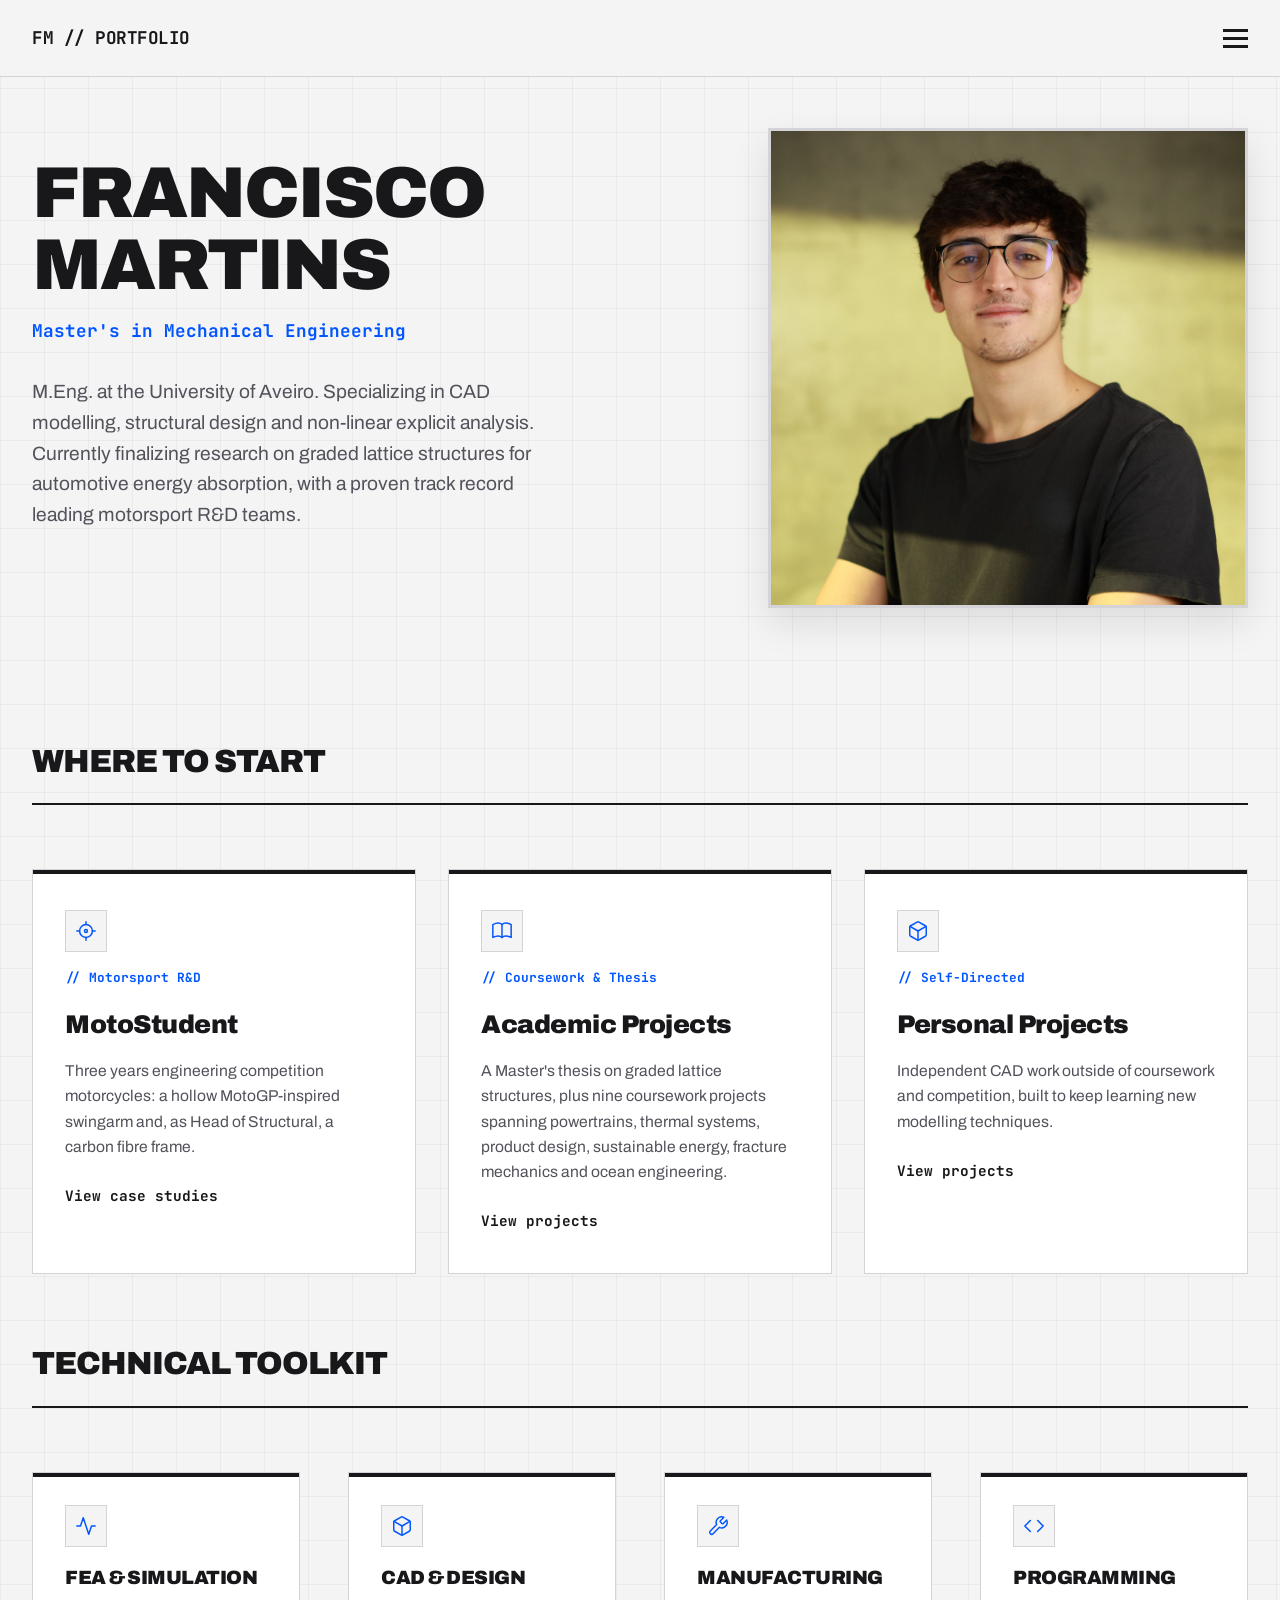
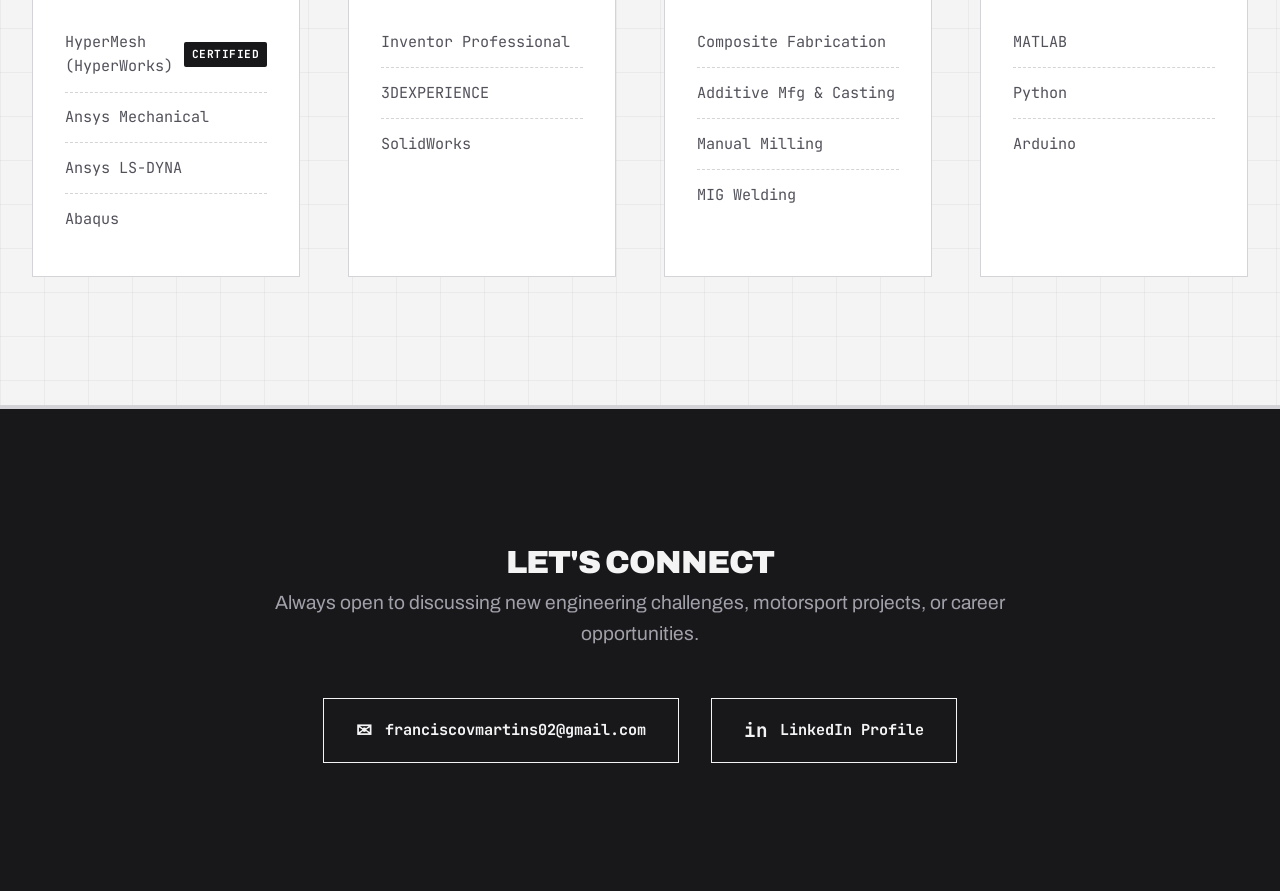
<file: index.html>
<!DOCTYPE html>
<html lang="en">
<head>
    <meta charset="UTF-8">
    <meta name="viewport" content="width=device-width, initial-scale=1.0">
    <title>Francisco Martins | Mechanical Engineer</title>
    <link href="https://fonts.googleapis.com/css2?family=Archivo:wght@400;700;900&family=JetBrains+Mono:wght@400;700&display=swap" rel="stylesheet">
    <link rel="stylesheet" href="style.css">
</head>
<body>

    <!-- Header & Dropdown -->
    <header class="site-header">
        <div class="header-inner">
            <a href="index.html" class="logo">FM // PORTFOLIO</a>
            <div class="nav-wrapper">
                <button class="hamburger" id="menu-toggle">
                    <span class="bar"></span>
                    <span class="bar"></span>
                    <span class="bar"></span>
                </button>
                <nav class="dropdown-menu" id="dropdown">
                    <ul class="nav-list">
                        <li><a href="index.html" class="current">Overview</a></li>
                        <li><a href="motostudent.html">MotoStudent</a></li>
                        <li><a href="academic.html">Academic Projects</a></li>
                        <li><a href="personal.html">Personal Projects</a></li>
                        <li><a href="#contact">Contact</a></li>
                    </ul>
                </nav>
            </div>
        </div>
    </header>

    <!-- Hero Section -->
    <section id="about" class="hero-section">
        <div class="hero-grid">
            <div class="hero-text">
                <h1 class="headline">FRANCISCO MARTINS</h1>
                <h2 class="sub-headline">Master's in Mechanical Engineering</h2>
                <p class="summary">
                    M.Eng. at the University of Aveiro. Specializing in CAD modelling, structural design and non-linear explicit analysis. Currently finalizing research on graded lattice structures for automotive energy absorption, with a proven track record leading motorsport R&D teams.
                </p>
            </div>
            <div class="hero-visual">
                <div class="hero-image-group">
                    <img src="me.jpg" alt="Francisco do Vale Martins" class="hero-img-main">
                </div>
            </div>
        </div>
    </section>

    <!-- Hub: three entry points to the project pages -->
    <section id="work" class="projects-section">
        <div class="section-header">
            <h2 class="section-title">WHERE TO START</h2>
        </div>

        <div class="hub-grid">
            <a href="motostudent.html" class="hub-card">
                <span class="icon-badge">
                    <svg viewBox="0 0 24 24"><circle cx="12" cy="12" r="7"/><circle cx="12" cy="12" r="1.6"/><line x1="12" y1="2" x2="12" y2="5"/><line x1="12" y1="19" x2="12" y2="22"/><line x1="2" y1="12" x2="5" y2="12"/><line x1="19" y1="12" x2="22" y2="12"/></svg>
                </span>
                <span class="hub-card-eyebrow">Motorsport R&D</span>
                <h3 class="hub-card-title">MotoStudent</h3>
                <p class="hub-card-desc">Three years engineering competition motorcycles: a hollow MotoGP-inspired swingarm and, as Head of Structural, a carbon fibre frame.</p>
                <span class="hub-card-arrow">View case studies</span>
            </a>

            <a href="academic.html" class="hub-card">
                <span class="icon-badge">
                    <svg viewBox="0 0 24 24"><path d="M2 5c4-2 8-2 10 0 2-2 6-2 10 0v14c-4-2-8-2-10 0-2-2-6-2-10 0z"/><line x1="12" y1="5" x2="12" y2="19"/></svg>
                </span>
                <span class="hub-card-eyebrow">Coursework & Thesis</span>
                <h3 class="hub-card-title">Academic Projects</h3>
                <p class="hub-card-desc">A Master's thesis on graded lattice structures, plus nine coursework projects spanning powertrains, thermal systems, product design, sustainable energy, fracture mechanics and ocean engineering.</p>
                <span class="hub-card-arrow">View projects</span>
            </a>

            <a href="personal.html" class="hub-card">
                <span class="icon-badge">
                    <svg viewBox="0 0 24 24"><path d="M21 16V8a2 2 0 00-1-1.73l-7-4a2 2 0 00-2 0l-7 4A2 2 0 003 8v8a2 2 0 001 1.73l7 4a2 2 0 002 0l7-4A2 2 0 0021 16z"/><polyline points="3.27 6.96 12 12.01 20.73 6.96"/><line x1="12" y1="22.08" x2="12" y2="12"/></svg>
                </span>
                <span class="hub-card-eyebrow">Self-Directed</span>
                <h3 class="hub-card-title">Personal Projects</h3>
                <p class="hub-card-desc">Independent CAD work outside of coursework and competition, built to keep learning new modelling techniques.</p>
                <span class="hub-card-arrow">View projects</span>
            </a>
        </div>
    </section>

    <!-- Technical Toolkit Section -->
    <section id="skills" class="skills-section">
        <div class="section-header">
            <h2 class="section-title">TECHNICAL TOOLKIT</h2>
        </div>
        
        <div class="skills-grid">
            <div class="skill-category">
                <span class="icon-badge">
                    <svg viewBox="0 0 24 24"><polyline points="22 12 18 12 15 21 9 3 6 12 2 12"/></svg>
                </span>
                <h3 class="skill-title">FEA & Simulation</h3>
                <ul class="skill-list">
                    <li>HyperMesh (HyperWorks) <span class="cert-tag">CERTIFIED</span></li>
                    <li>Ansys Mechanical</li>
                    <li>Ansys LS-DYNA</li>
                    <li>Abaqus</li>
                </ul>
            </div>
            
            <div class="skill-category">
                <span class="icon-badge">
                    <svg viewBox="0 0 24 24"><path d="M21 16V8a2 2 0 00-1-1.73l-7-4a2 2 0 00-2 0l-7 4A2 2 0 003 8v8a2 2 0 001 1.73l7 4a2 2 0 002 0l7-4A2 2 0 0021 16z"/><polyline points="3.27 6.96 12 12.01 20.73 6.96"/><line x1="12" y1="22.08" x2="12" y2="12"/></svg>
                </span>
                <h3 class="skill-title">CAD & Design</h3>
                <ul class="skill-list">                    
                    <li>Inventor Professional</li>
                    <li>3DEXPERIENCE</li>
                    <li>SolidWorks</li>
                </ul>
            </div>
            
            <div class="skill-category">
                <span class="icon-badge">
                    <svg viewBox="0 0 24 24"><path d="M14.7 6.3a1 1 0 000 1.4l1.6 1.6a1 1 0 001.4 0l3.77-3.77a6 6 0 01-7.94 7.94l-6.91 6.91a2.12 2.12 0 01-3-3l6.91-6.91a6 6 0 017.94-7.94l-3.76 3.76z"/></svg>
                </span>
                <h3 class="skill-title">Manufacturing</h3>
                <ul class="skill-list">
                    <li>Composite Fabrication</li>
                    <li>Additive Mfg & Casting</li>
                    <li>Manual Milling</li>
                    <li>MIG Welding</li>
                </ul>
            </div>

            <div class="skill-category">
                <span class="icon-badge">
                    <svg viewBox="0 0 24 24"><polyline points="16 18 22 12 16 6"/><polyline points="8 6 2 12 8 18"/></svg>
                </span>
                <h3 class="skill-title">Programming</h3>
                <ul class="skill-list">
                    <li>MATLAB</li>
                    <li>Python</li>
                    <li>Arduino</li>
                </ul>
            </div>
        </div>
    </section>

    <!-- Contact & Footer Section -->
    <section id="contact" class="contact-section">
        <div class="contact-inner">
            <h2 class="section-title">LET'S CONNECT</h2>
            <p class="contact-description">
                Always open to discussing new engineering challenges, motorsport projects, or career opportunities.
            </p>
            
            <div class="contact-buttons">
                <a href="mailto:franciscovmartins02@gmail.com" class="contact-btn">
                    <span class="btn-icon">✉</span> franciscovmartins02@gmail.com
                </a>
                
                <a href="https://linkedin.com/in/francisco-vale-martins" target="_blank" rel="noopener noreferrer" class="contact-btn">
                    <span class="btn-icon">in</span> LinkedIn Profile
                </a>
            </div>
        </div>
    </section>

    <script src="nav.js"></script>
</body>
</html>
</file>
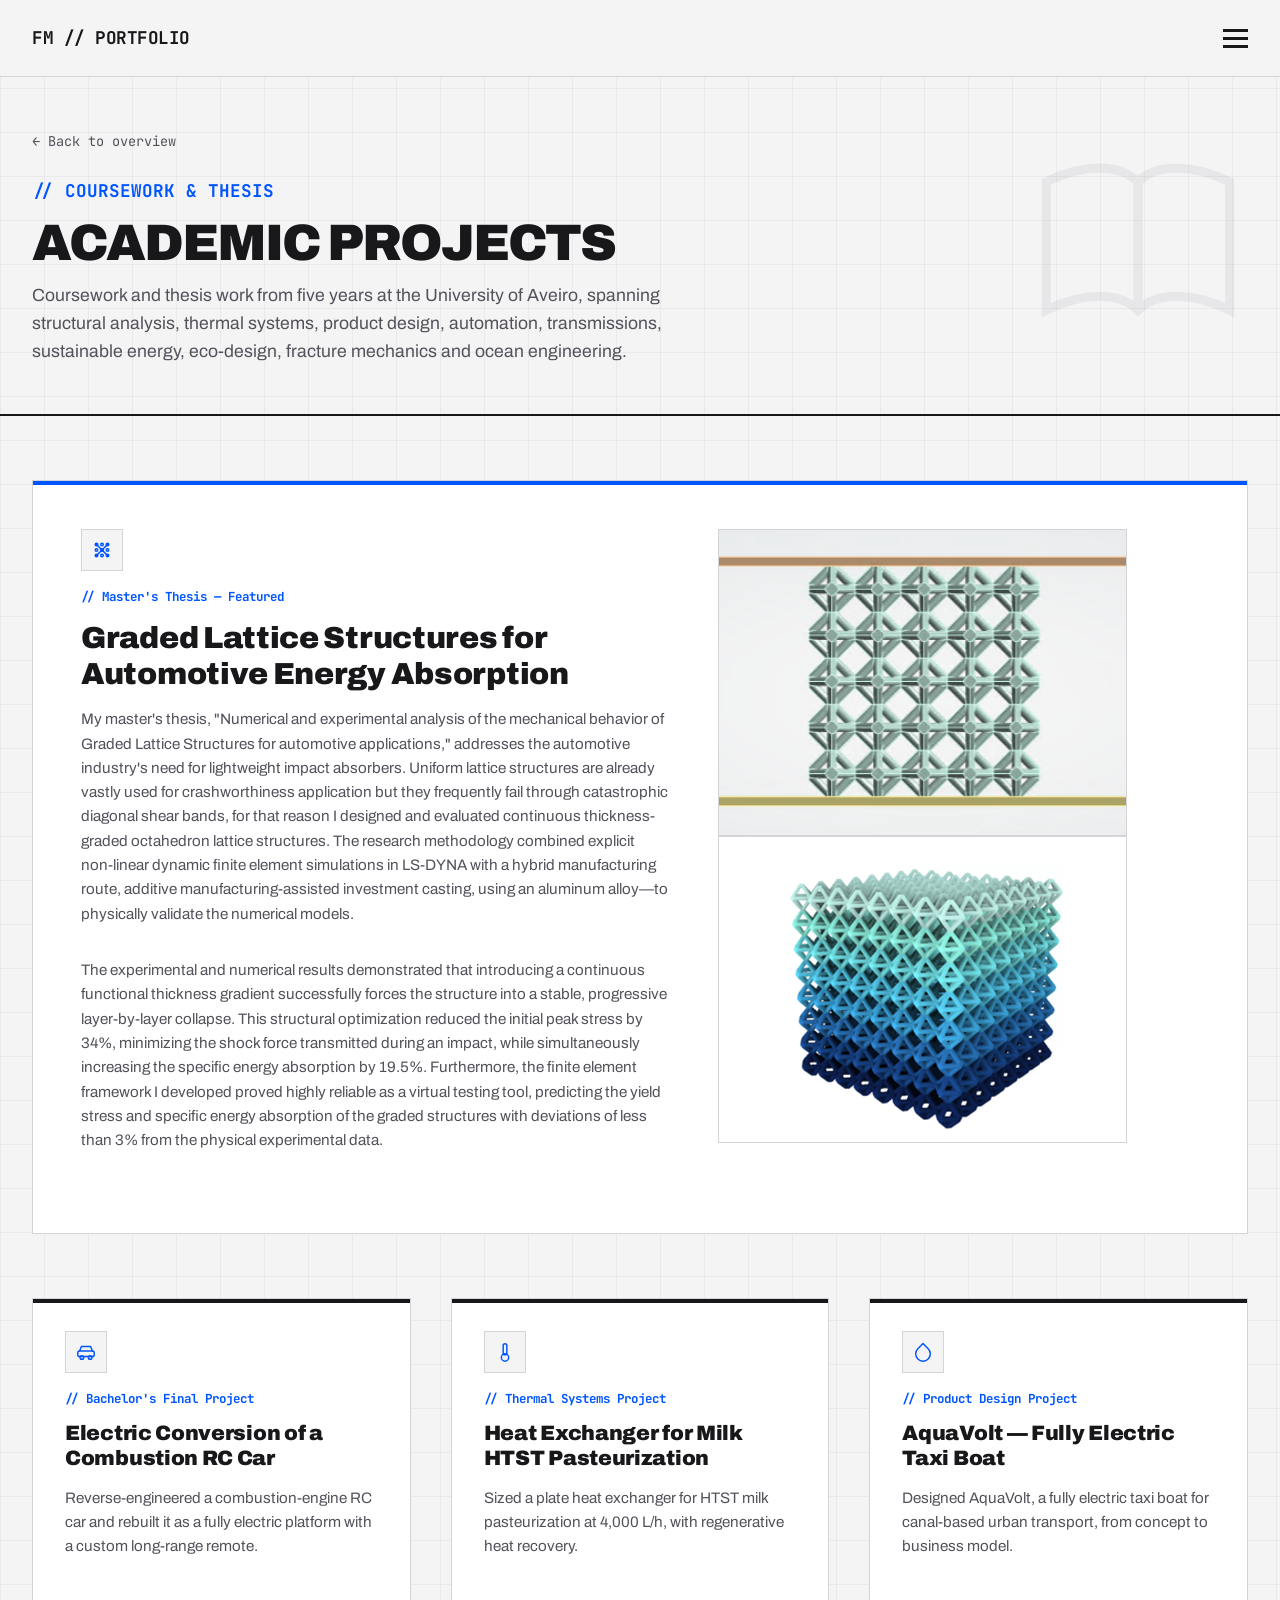
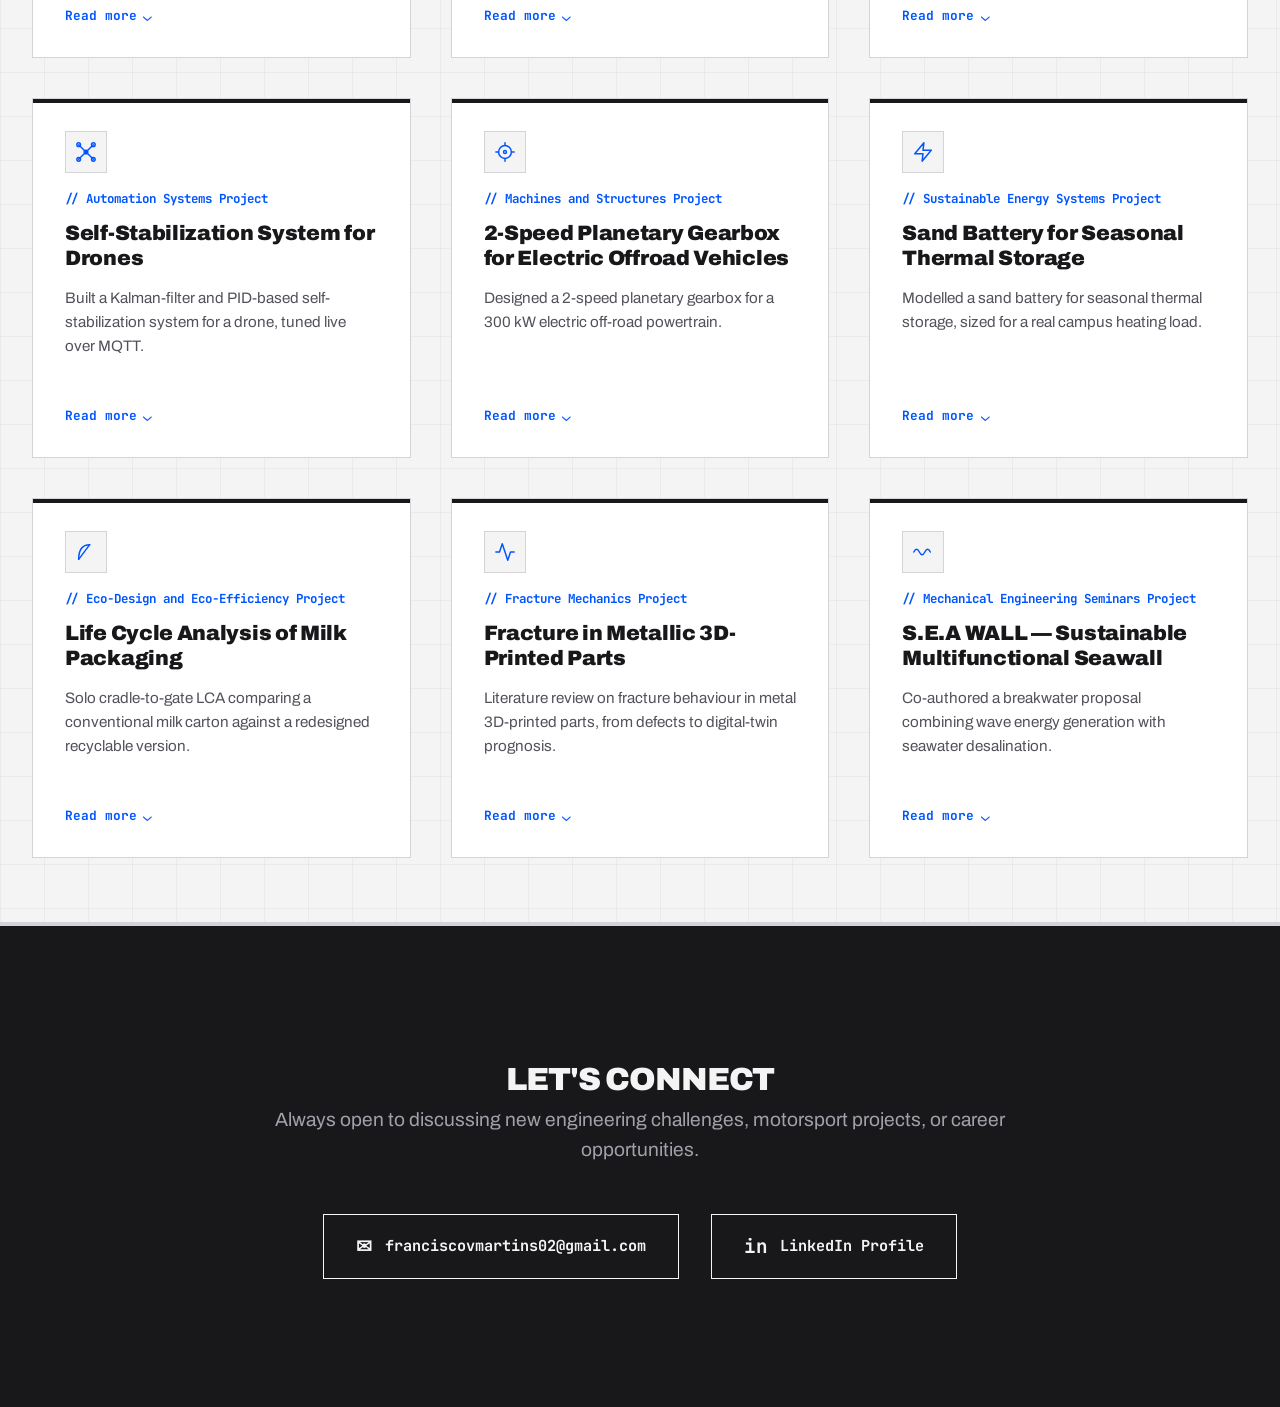
<file: academic.html>
<!DOCTYPE html>
<html lang="en">
<head>
    <meta charset="UTF-8">
    <meta name="viewport" content="width=device-width, initial-scale=1.0">
    <title>Academic Projects | Francisco Martins</title>
    <link href="https://fonts.googleapis.com/css2?family=Archivo:wght@400;700;900&family=JetBrains+Mono:wght@400;700&display=swap" rel="stylesheet">
    <link rel="stylesheet" href="style.css">
</head>
<body>

    <header class="site-header">
        <div class="header-inner">
            <a href="index.html" class="logo">FM // PORTFOLIO</a>
            <div class="nav-wrapper">
                <button class="hamburger" id="menu-toggle">
                    <span class="bar"></span>
                    <span class="bar"></span>
                    <span class="bar"></span>
                </button>
                <nav class="dropdown-menu" id="dropdown">
                    <ul class="nav-list">
                        <li><a href="index.html">Overview</a></li>
                        <li><a href="motostudent.html">MotoStudent</a></li>
                        <li><a href="academic.html" class="current">Academic Projects</a></li>
                        <li><a href="personal.html">Personal Projects</a></li>
                        <li><a href="#contact">Contact</a></li>
                    </ul>
                </nav>
            </div>
        </div>
    </header>

    <div class="page-hero">
        <div class="page-hero-watermark">
            <svg viewBox="0 0 24 24"><path d="M2 5c4-2 8-2 10 0 2-2 6-2 10 0v14c-4-2-8-2-10 0-2-2-6-2-10 0z"/><line x1="12" y1="5" x2="12" y2="19"/></svg>
        </div>
        <a href="index.html" class="back-link">&larr; Back to overview</a>
        <h2 class="sub-headline">// COURSEWORK &amp; THESIS</h2>
        <h1 class="headline">ACADEMIC PROJECTS</h1>
        <p class="summary">
            Coursework and thesis work from five years at the University of Aveiro, spanning structural analysis, thermal systems, product design, automation, transmissions, sustainable energy, eco-design, fracture mechanics and ocean engineering.
        </p>
    </div>

    <section id="thesis" class="projects-section">

        <!-- Featured: Master's Thesis -->
        <div class="featured-card">
            <div>
                <span class="icon-badge">
                    <svg viewBox="0 0 24 24"><circle cx="6" cy="6" r="1.4"/><circle cx="12" cy="6" r="1.4"/><circle cx="18" cy="6" r="1.4"/><circle cx="6" cy="12" r="1.4"/><circle cx="12" cy="12" r="1.4"/><circle cx="18" cy="12" r="1.4"/><circle cx="6" cy="18" r="1.4"/><circle cx="12" cy="18" r="1.4"/><circle cx="18" cy="18" r="1.4"/><line x1="6" y1="6" x2="18" y2="18"/><line x1="18" y1="6" x2="6" y2="18"/></svg>
                </span>
                <span class="card-eyebrow">Master's Thesis &mdash; Featured</span>
                <h3 class="card-title" style="font-size: 1.9rem;">Graded Lattice Structures for Automotive Energy Absorption</h3>
                <p class="card-desc" style="margin-bottom: 2rem;">
                    My master's thesis, "Numerical and experimental analysis of the mechanical behavior of Graded Lattice Structures for automotive applications," addresses the automotive industry's need for lightweight impact absorbers. Uniform lattice structures are already vastly used for crashworthiness application but they frequently fail through catastrophic diagonal shear bands, for that reason I designed and evaluated continuous thickness-graded octahedron lattice structures. The research methodology combined explicit non-linear dynamic finite element simulations in LS-DYNA with a hybrid manufacturing route, additive manufacturing-assisted investment casting, using an aluminum alloy—to physically validate the numerical models.
                </p>
                <p class="card-desc" style="margin-bottom: 2rem;">
                    The experimental and numerical results demonstrated that introducing a continuous functional thickness gradient successfully forces the structure into a stable, progressive layer-by-layer collapse. This structural optimization reduced the initial peak stress by 34%, minimizing the shock force transmitted during an impact, while simultaneously increasing the specific energy absorption by 19.5%. Furthermore, the finite element framework I developed proved highly reliable as a virtual testing tool, predicting the yield stress and specific energy absorption of the graded structures with deviations of less than 3% from the physical experimental data.
                </p>
            </div>
            <div class="project-gallery">
                <div class="gallery-main">
                    <img src="numerico.png" alt="Lattice Specimen Photo" class="gallery-img">
                </div>

                <div class="gallery-main">
                    <img src="gls.png" alt="Lattice Specimen Photo" class="gallery-img">
                </div>
            </div>
        </div>

        <div class="card-grid">

            <div class="project-card">
                <span class="icon-badge">
                    <svg viewBox="0 0 24 24"><rect x="3" y="11" width="18" height="6" rx="2"/><circle cx="7.5" cy="18" r="2"/><circle cx="16.5" cy="18" r="2"/><path d="M5 11l2-5h10l2 5"/></svg>
                </span>
                <span class="card-eyebrow">Bachelor's Final Project</span>
                <h3 class="card-title">Electric Conversion of a Combustion RC Car</h3>
                <p class="card-desc-short">
                    Reverse-engineered a combustion-engine RC car and rebuilt it as a fully electric platform with a custom long-range remote.
                </p>
                <button class="card-toggle" aria-expanded="false">
                    <span class="toggle-label">Read more</span><span class="toggle-icon">⌄</span>
                </button>
                <div class="card-details" hidden>
                    <div class="card-detail-images">
                        <div class="detail-img">
                            <img src="projeto1_1.png" alt="project1_1" class="gallery-img">
                            <span class="detail-caption">Electric RC Car</span>
                        </div>
                        <div class="detail-img">
                            <img src="projeto1_2.png" alt="project1_2" class="gallery-img">
                            <span class="detail-caption">Electric Schematic</span>
                        </div>
                    </div>
                    <p class="card-desc">
                        Reverse-engineered a combustion-engine RC car and rebuilt it around a BLDC motor, ESC and 4S LiPo pack, targeting 70 km/h top speed and 1-hour range with even mass distribution across all wheels. Also designed a custom long-range remote: benchmarked Bluetooth, WiFi and LoRa latency and stability, then built the final ESP32 + NRF24L01 control link on LoRa after measuring under 15 ms of added latency at 200 m, versus 1 s+ and far less stable response from the other two.
                    </p>
                </div>
            </div>

            <div class="project-card">
                <span class="icon-badge">
                    <svg viewBox="0 0 24 24"><rect x="10" y="3" width="4" height="12" rx="2"/><circle cx="12" cy="18" r="4"/></svg>
                </span>
                <span class="card-eyebrow">Thermal Systems Project</span>
                <h3 class="card-title">Heat Exchanger for Milk HTST Pasteurization</h3>
                <p class="card-desc-short">
                    Sized a plate heat exchanger for HTST milk pasteurization at 4,000 L/h, with regenerative heat recovery.
                </p>
                <button class="card-toggle" aria-expanded="false">
                    <span class="toggle-label">Read more</span><span class="toggle-icon">⌄</span>
                </button>
                <div class="card-details" hidden>
                    <div class="card-detail-images">
                        <div class="detail-img">
                            <img src="projeto2_1.jpg" alt="project2_1" class="gallery-img">
                            <span class="detail-caption">Regeneration Loop Diagram</span>
                        </div>
                        <div class="detail-img">
                            <img src="projeto2_2.png" alt="project2_2" class="gallery-img">
                            <span class="detail-caption">Heat Exchanger Sizing Model</span>
                        </div>
                    </div>
                    <p class="card-desc">
                        Sized a plate heat exchanger for HTST pasteurization of milk at 4,000 L/h, holding the product at 72&ndash;75&deg;C for 15&ndash;20 seconds per EU Regulation 605/2010, built in AISI 316 stainless steel for corrosion resistance. Adding a regenerative heat-recovery stage lifted the system's overall efficiency to 83.3%, cutting energy demand by 75% versus the non-regenerative baseline.
                    </p>
                </div>
            </div>

            <div class="project-card">
                <span class="icon-badge">
                    <svg viewBox="0 0 24 24"><path d="M12 2.69l5.66 5.66a8 8 0 11-11.31 0z"/></svg>
                </span>
                <span class="card-eyebrow">Product Design Project</span>
                <h3 class="card-title">AquaVolt &mdash; Fully Electric Taxi Boat</h3>
                <p class="card-desc-short">
                    Designed AquaVolt, a fully electric taxi boat for canal-based urban transport, from concept to business model.
                </p>
                <button class="card-toggle" aria-expanded="false">
                    <span class="toggle-label">Read more</span><span class="toggle-icon">⌄</span>
                </button>
                <div class="card-details" hidden>
                    <div class="card-detail-images">
                        <div class="detail-img">
                            <img src="projeto3_1.png" alt="project2_2" class="gallery-img">
                            <span class="detail-caption">AquaVolt Render</span>
                        </div>
                        <div class="detail-img">
                            <img src="projeto3_2.png" alt="project2_2" class="gallery-img">
                            <span class="detail-caption">Interior Render</span>
                        </div>
                    </div>
                    <p class="card-desc">
                        Team project designing AquaVolt, a fully electric taxi boat for canal-based urban transport, using the Kano model and QFD to translate a "well-being" brief into product requirements. The final design integrates a boarding ramp, retractable seating, a sliding roof, a honeycomb-core floor for weight reduction, and wheelchair accessibility, with space reserved for last-mile transport (bikes and scooters), backed by a full Business Model Canvas.
                    </p>
                </div>
            </div>

            <div class="project-card">
                <span class="icon-badge">
                    <svg viewBox="0 0 24 24"><circle cx="12" cy="12" r="2"/><circle cx="4" cy="4" r="2"/><circle cx="20" cy="4" r="2"/><circle cx="4" cy="20" r="2"/><circle cx="20" cy="20" r="2"/><line x1="12" y1="12" x2="4" y2="4"/><line x1="12" y1="12" x2="20" y2="4"/><line x1="12" y1="12" x2="4" y2="20"/><line x1="12" y1="12" x2="20" y2="20"/></svg>
                </span>
                <span class="card-eyebrow">Automation Systems Project</span>
                <h3 class="card-title">Self-Stabilization System for Drones</h3>
                <p class="card-desc-short">
                    Built a Kalman-filter and PID-based self-stabilization system for a drone, tuned live over MQTT.
                </p>
                <button class="card-toggle" aria-expanded="false">
                    <span class="toggle-label">Read more</span><span class="toggle-icon">⌄</span>
                </button>
                <div class="card-details" hidden>
                    <div class="card-detail-images">
                        <div class="detail-img">
                            <img src="projeto4_1.jpg" alt="project2_2" class="gallery-img">
                            <span class="detail-caption">System Schematic</span>
                        </div>
                        <div class="detail-img">
                            <img src="projeto4_2.png" alt="project2_2" class="gallery-img">
                            <span class="detail-caption">Drone Test</span>
                        </div>
                    </div>
                    <p class="card-desc">
                        Built a self-stabilization system for a drone: an MPU6500 accelerometer/gyroscope feeds a Kalman filter estimating roll and pitch in real time, driving a PID controller that adjusts motor speed through the ESCs. Gains were tuned live through a Node-RED dashboard over MQTT to an ESP32. Battery current limits ruled out free flight, so the algorithm was validated instead on a pendulum test rig, successfully damping induced oscillations.
                    </p>
                </div>
            </div>

            <div class="project-card">
                <span class="icon-badge">
                    <svg viewBox="0 0 24 24"><circle cx="12" cy="12" r="7"/><circle cx="12" cy="12" r="1.6"/><line x1="12" y1="2" x2="12" y2="5"/><line x1="12" y1="19" x2="12" y2="22"/><line x1="2" y1="12" x2="5" y2="12"/><line x1="19" y1="12" x2="22" y2="12"/></svg>
                </span>
                <span class="card-eyebrow">Machines and Structures Project</span>
                <h3 class="card-title">2-Speed Planetary Gearbox for Electric Offroad Vehicles</h3>
                <p class="card-desc-short">
                    Designed a 2-speed planetary gearbox for a 300 kW electric off-road powertrain.
                </p>
                <button class="card-toggle" aria-expanded="false">
                    <span class="toggle-label">Read more</span><span class="toggle-icon">⌄</span>
                </button>
                <div class="card-details" hidden>
                    <div class="card-detail-images">
                        <div class="detail-img">
                            <img src="projeto5_1.png" alt="project2_2" class="gallery-img">
                            <span class="detail-caption">Gearbox section view</span>
                        </div>
                        <div class="detail-img">
                            <img src="projeto5_2.png" alt="project2_2" class="gallery-img">
                            <span class="detail-caption">Gearbox with carter</span>
                        </div>
                    </div>
                    <p class="card-desc">
                        Designed a 2-speed planetary gearbox for a 300 kW electric off-road powertrain, referenced against the Porsche Taycan's motor, with 15:1 and 4.2:1 gear ratios. Sized gears, shafts and bearings in KISSsoft with FEM-validated fatigue safety factors above 1.2, specified Ck35 steel shafts and an electric shift fork for ratio changes, and designed a die-cast aluminium casing with forced lubrication.
                    </p>
                </div>
            </div>

            <div class="project-card">
                <span class="icon-badge">
                    <svg viewBox="0 0 24 24"><polygon points="13 2 3 14 12 14 11 22 21 10 12 10 13 2"/></svg>
                </span>
                <span class="card-eyebrow">Sustainable Energy Systems Project</span>
                <h3 class="card-title">Sand Battery for Seasonal Thermal Storage</h3>
                <p class="card-desc-short">
                    Modelled a sand battery for seasonal thermal storage, sized for a real campus heating load.
                </p>
                <button class="card-toggle" aria-expanded="false">
                    <span class="toggle-label">Read more</span><span class="toggle-icon">⌄</span>
                </button>
                <div class="card-details" hidden>
                    <div class="card-detail-images">
                        <div class="detail-img">
                            <img src="projeto6_1.png" alt="project2_2" class="gallery-img">
                            <span class="detail-caption">SolidWorks methods model</span>
                        </div>
                        <div class="detail-img">
                            <img src="projeto6_2.png" alt="project2_2" class="gallery-img">
                            <span class="detail-caption">Battery temperature after 150 days</span>
                        </div>
                    </div>
                    <p class="card-desc">
                        Modelled a sand battery for seasonal thermal storage in SolidWorks: a 90-day, 10 kW charge reaching 464&deg;C average (587&deg;C peak, thermostat-limited) at 70% charging efficiency, followed by a 60-day idle period to study self-discharge and insulation thickness. Sized a full-scale system to cover the Department of Mechanical Engineering's winter heating load off a rooftop PV array, with an economic analysis showing it's technically sound but not yet cost-competitive at a ~49-year payback.
                    </p>
                </div>
            </div>

            <div class="project-card">
                <span class="icon-badge">
                    <svg viewBox="0 0 24 24"><path d="M4 20C4 10 8 4 16 4"/><path d="M4 20L16 4"/></svg>
                </span>
                <span class="card-eyebrow">Eco-Design and Eco-Efficiency Project</span>
                <h3 class="card-title">Life Cycle Analysis of Milk Packaging</h3>
                <p class="card-desc-short">
                    Solo cradle-to-gate LCA comparing a conventional milk carton against a redesigned recyclable version.
                </p>
                <button class="card-toggle" aria-expanded="false">
                    <span class="toggle-label">Read more</span><span class="toggle-icon">⌄</span>
                </button>
                <div class="card-details" hidden>
                    <div class="card-detail-images">
                        <div class="detail-img">
                            <img src="projeto7_1.png" alt="project2_2" class="gallery-img">
                            <span class="detail-caption">Redesigned Carton</span>
                        </div>
                        <div class="detail-img">
                            <img src="projeto7_2.png" alt="project2_2" class="gallery-img">
                            <span class="detail-caption">LCA Results</span>
                        </div>
                    </div>
                    <p class="card-desc">
                        Solo project comparing the environmental footprint of milk production, processing and packaging. The core contribution is a cradle-to-gate LCA (ISO 14040/44, openLCA, EF 3.1 method) of a redesigned aseptic carton &mdash; replacing aluminium foil and virgin plastics with EVOH, recycled PE and recycled paperboard &mdash; benchmarked per 100,000 one-litre packs against a conventional carton. The redesign cut climate impact by 5.7&times;, water use by over 11&times;, and eutrophication potential by around 19&times;.
                    </p>
                </div>
            </div>

            <div class="project-card">
                <span class="icon-badge">
                    <svg viewBox="0 0 24 24"><polyline points="22 12 18 12 15 21 9 3 6 12 2 12"/></svg>
                </span>
                <span class="card-eyebrow">Fracture Mechanics Project</span>
                <h3 class="card-title">Fracture in Metallic 3D-Printed Parts</h3>
                <p class="card-desc-short">
                    Literature review on fracture behaviour in metal 3D-printed parts, from defects to digital-twin prognosis.
                </p>
                <button class="card-toggle" aria-expanded="false">
                    <span class="toggle-label">Read more</span><span class="toggle-icon">⌄</span>
                </button>
                <div class="card-details" hidden>
                    <div class="card-detail-images">
                        <div class="detail-img">
                            <img src="projeto8_1.png" alt="project2_2" class="gallery-img">
                            <span class="detail-caption">Columnar microstructure in SLM</span>
                        </div>
                        <div class="detail-img">
                            <img src="projeto8_2.png" alt="project2_2" class="gallery-img">
                            <span class="detail-caption">XFEM Crack Model</span>
                        </div>
                    </div>
                    <p class="card-desc">
                        Literature review on fracture behaviour in metal additive manufacturing (SLM/EBM), covering how defects like porosity and lack of fusion, plus anisotropic columnar microstructures, degrade fracture toughness &mdash; comparing Ti-6Al-4V (K<sub>IC</sub> 40&ndash;60 MPa&middot;m&frac12; vs. ~75 wrought) against AlSi10Mg (K<sub>IC</sub> 20&ndash;30 MPa&middot;m&frac12;). Covered experimental (K<sub>IC</sub>, CTOD/J-integral, fatigue crack growth) and numerical (XFEM) characterisation methods, closing with how in-situ monitoring, machine learning and digital twins are moving the field toward predictive, part-specific fatigue-life certification.
                    </p>
                </div>
            </div>

            <div class="project-card">
                <span class="icon-badge">
                    <svg viewBox="0 0 24 24"><path d="M2 12c2-4 4-4 6 0s4 4 6 0 4-4 6 0"/></svg>
                </span>
                <span class="card-eyebrow">Mechanical Engineering Seminars Project</span>
                <h3 class="card-title">S.E.A WALL — Sustainable Multifunctional Seawall</h3>
                <p class="card-desc-short">
                    Co-authored a breakwater proposal combining wave energy generation with seawater desalination.
                </p>
                <button class="card-toggle" aria-expanded="false">
                    <span class="toggle-label">Read more</span><span class="toggle-icon">⌄</span>
                </button>
                <div class="card-details" hidden>
                    <div class="card-detail-images">
                        <div class="detail-img">
                            <img src="projeto9_1.png" alt="project2_2" class="gallery-img">
                            <span class="detail-caption">OWC wave energy/span>
                        </div>
                        <div class="detail-img">
                            <img src="projeto9_2.png" alt="project2_2" class="gallery-img">
                            <span class="detail-caption">Reverse osmosis</span>
                        </div>
                    </div>
                    <p class="card-desc">
                        Co-authored a project proposal for S.E.A WALL, a multifunctional breakwater integrating wave energy generation with seawater desalination for water- and energy-scarce coastal communities. Led the design and sizing of the wave energy subsystem — an Oscillating Water Column combined with internal floaters that convert wave motion into electricity — feeding a reverse-osmosis desalination system removing over 99% of salt. Proposed for sites such as Zambujeira do Mar, with a projected €3.5M budget over four years.
                    </p>
                </div>
            </div>

        </div>
    </section>

    <section id="contact" class="contact-section">
        <div class="contact-inner">
            <h2 class="section-title">LET'S CONNECT</h2>
            <p class="contact-description">
                Always open to discussing new engineering challenges, motorsport projects, or career opportunities.
            </p>
            <div class="contact-buttons">
                <a href="mailto:franciscovmartins02@gmail.com" class="contact-btn">
                    <span class="btn-icon">✉</span> franciscovmartins02@gmail.com
                </a>
                <a href="https://linkedin.com/in/francisco-vale-martins" target="_blank" rel="noopener noreferrer" class="contact-btn">
                    <span class="btn-icon">in</span> LinkedIn Profile
                </a>
            </div>
        </div>
    </section>

    <script src="nav.js"></script>
</body>
</html>
</file>
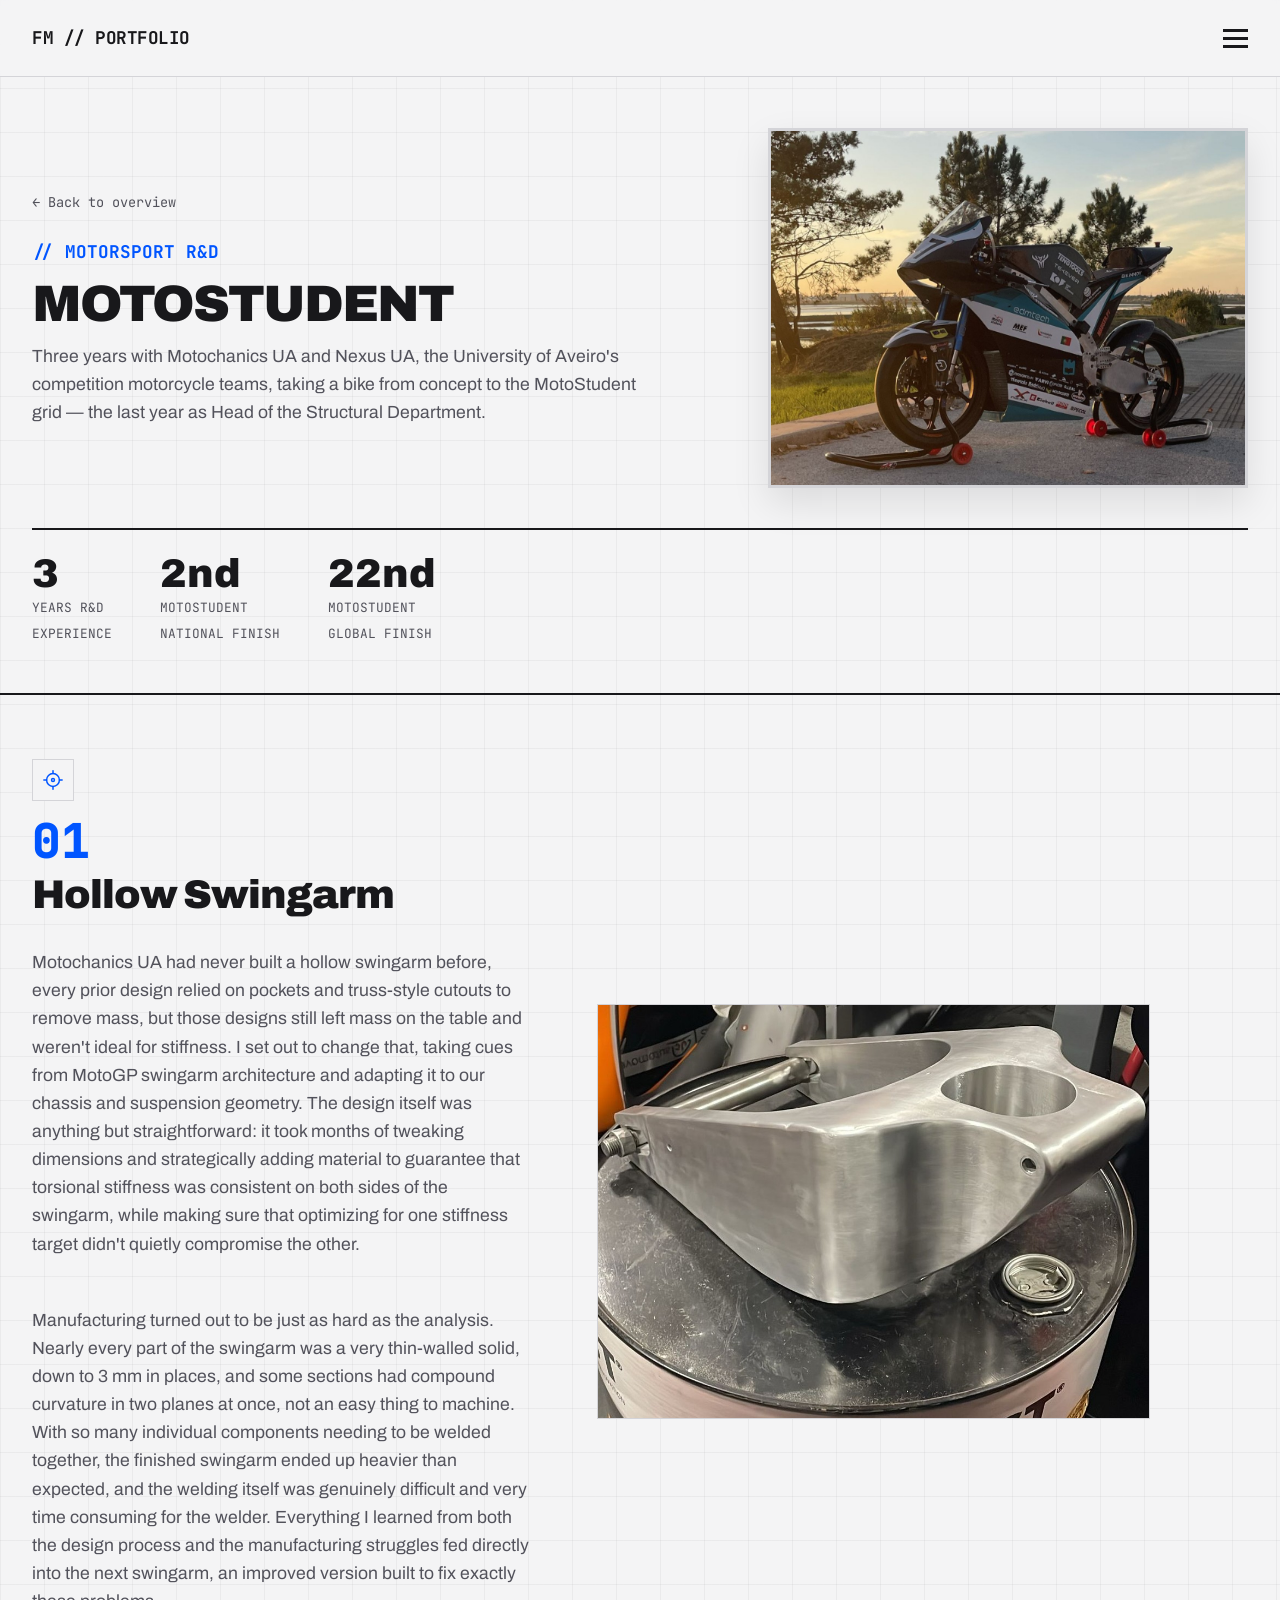
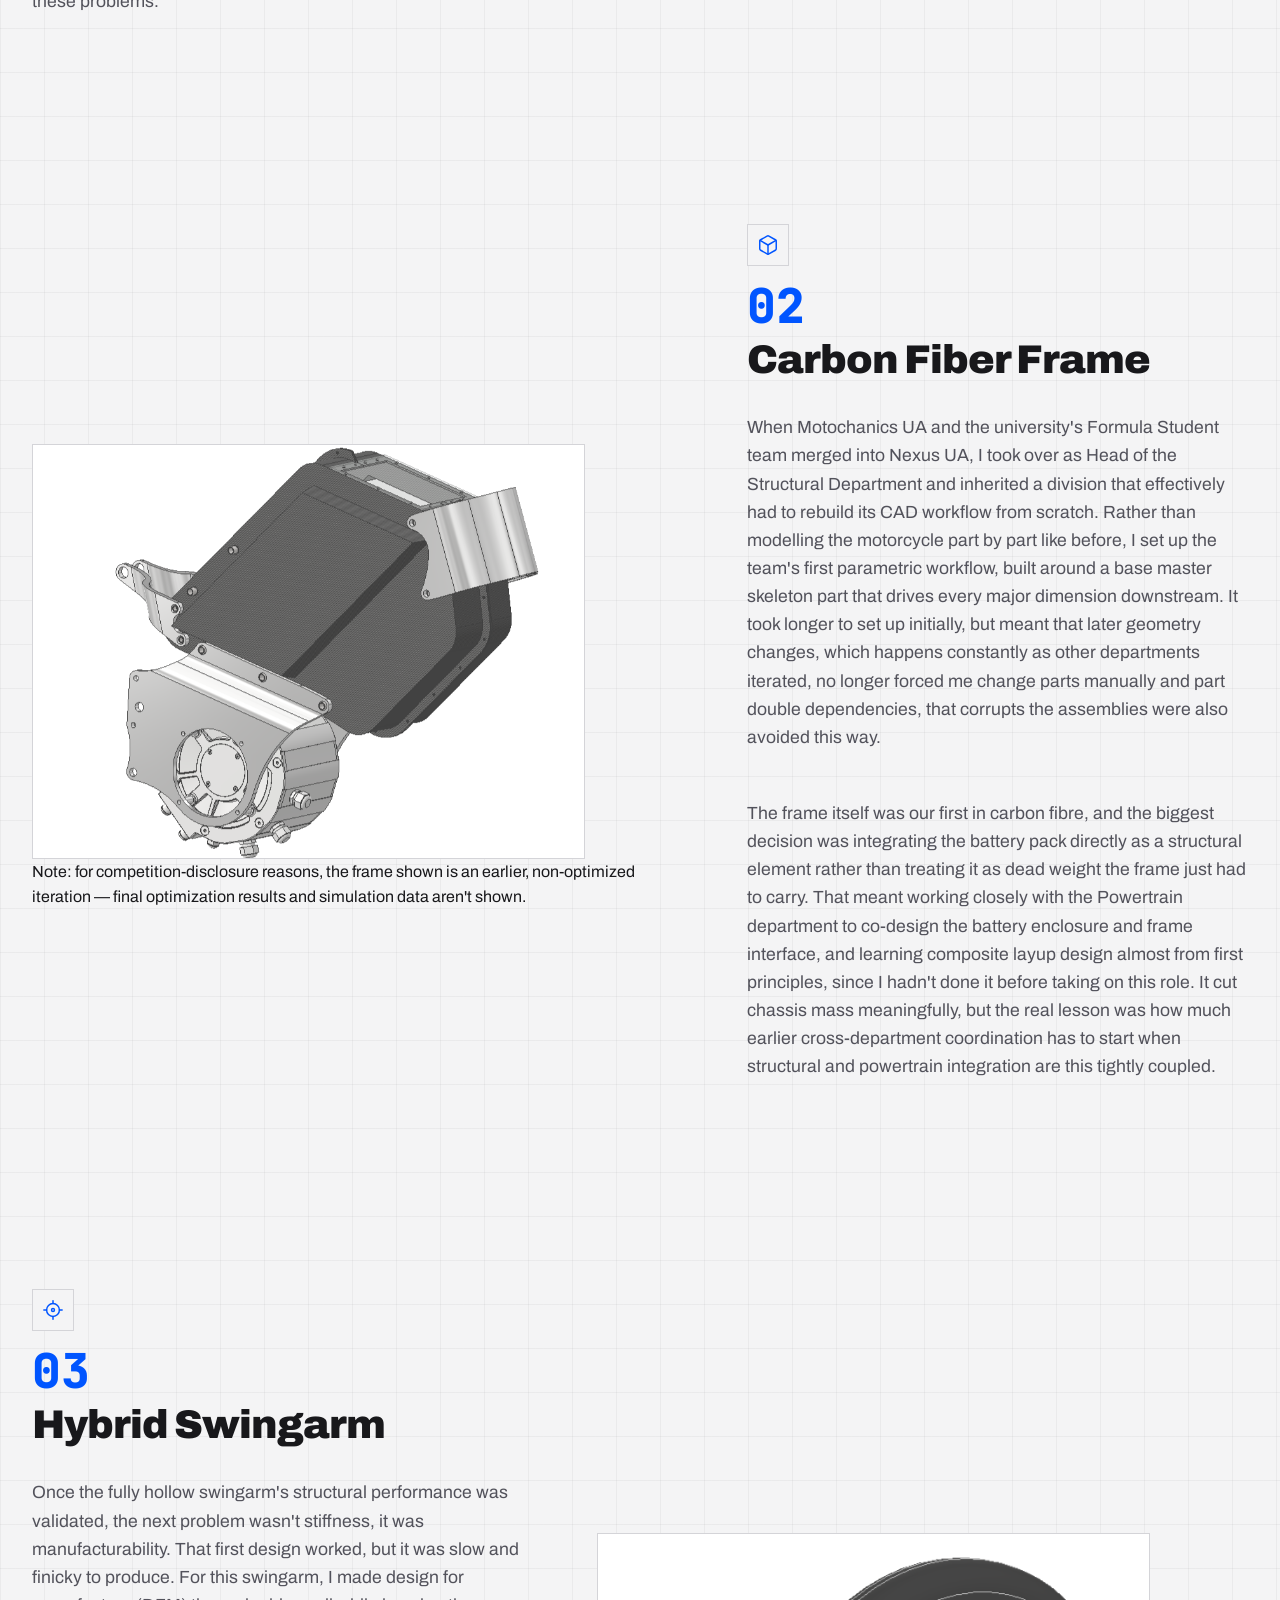
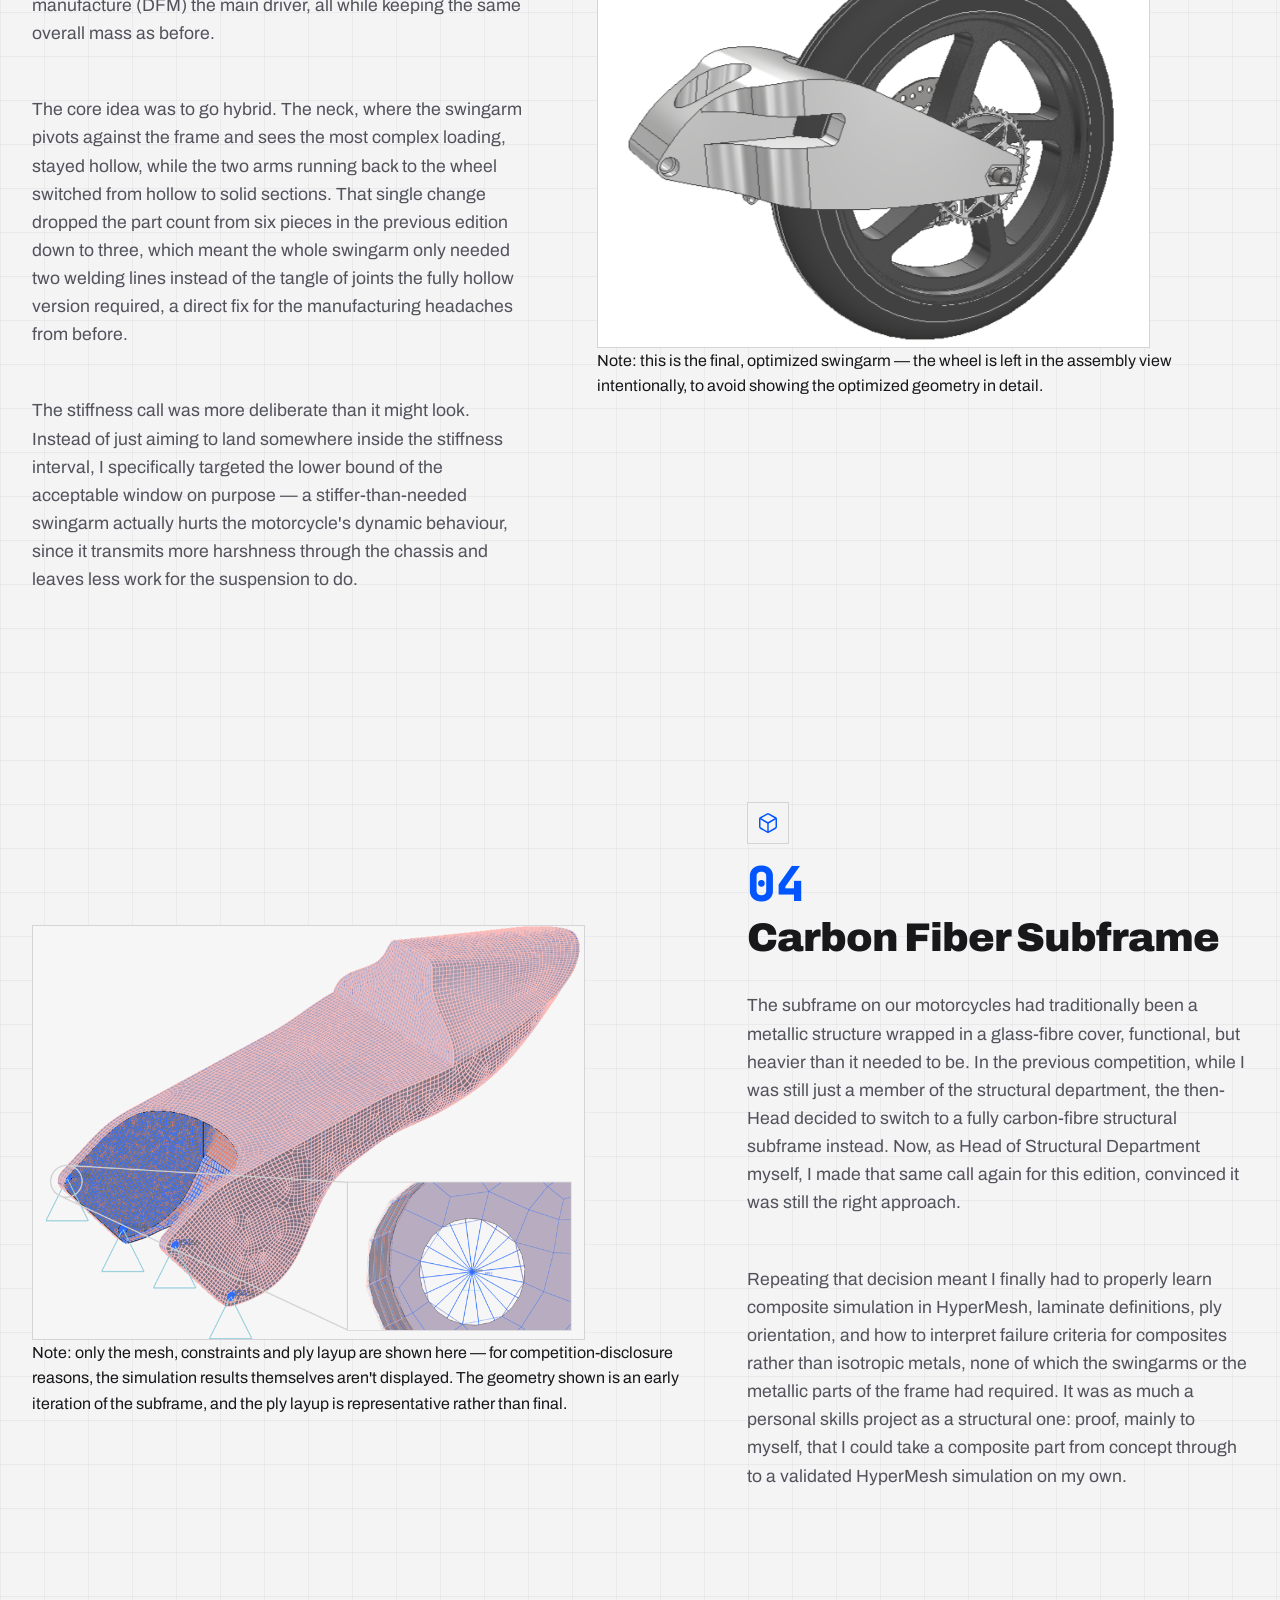
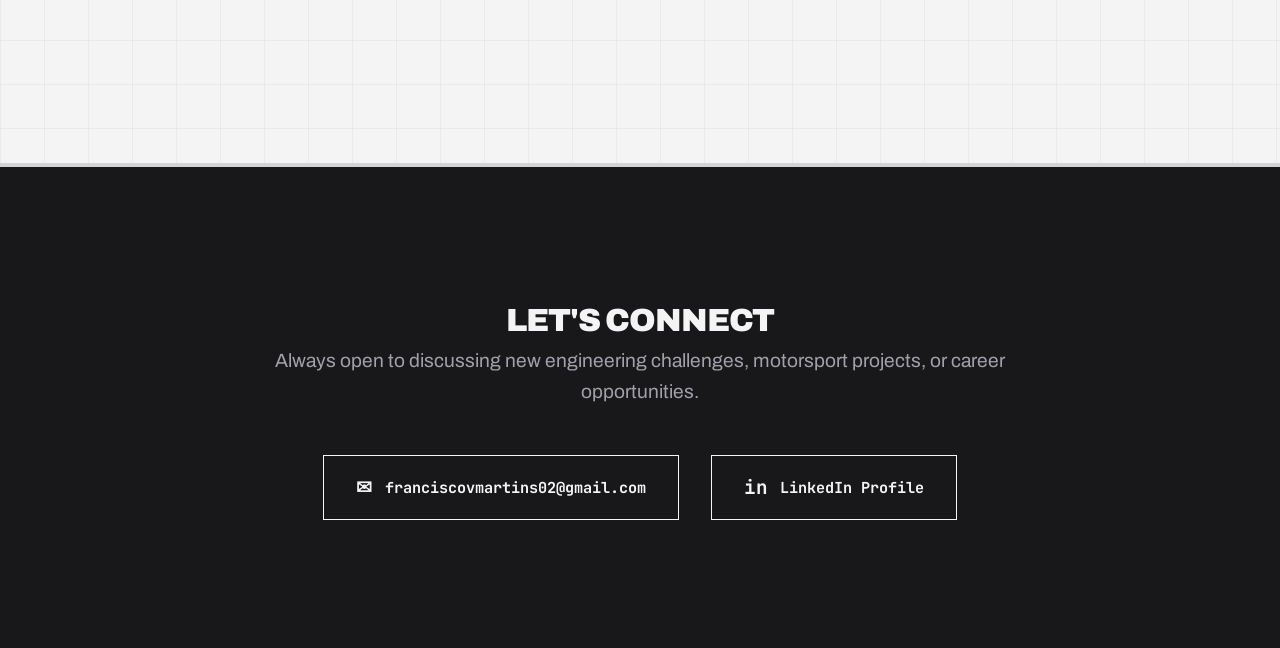
<file: motostudent.html>
<!DOCTYPE html>
<html lang="en">
<head>
    <meta charset="UTF-8">
    <meta name="viewport" content="width=device-width, initial-scale=1.0">
    <title>MotoStudent | Francisco Martins</title>
    <link href="https://fonts.googleapis.com/css2?family=Archivo:wght@400;700;900&family=JetBrains+Mono:wght@400;700&display=swap" rel="stylesheet">
    <link rel="stylesheet" href="style.css">
</head>
<body>

    <header class="site-header">
        <div class="header-inner">
            <a href="index.html" class="logo">FM // PORTFOLIO</a>
            <div class="nav-wrapper">
                <button class="hamburger" id="menu-toggle">
                    <span class="bar"></span>
                    <span class="bar"></span>
                    <span class="bar"></span>
                </button>
                <nav class="dropdown-menu" id="dropdown">
                    <ul class="nav-list">
                        <li><a href="index.html">Overview</a></li>
                        <li><a href="motostudent.html" class="current">MotoStudent</a></li>
                        <li><a href="academic.html">Academic Projects</a></li>
                        <li><a href="personal.html">Personal Projects</a></li>
                        <li><a href="#contact">Contact</a></li>
                    </ul>
                </nav>
            </div>
        </div>
    </header>

    <div class="page-hero">
        <div class="page-hero-top">
            <div class="page-hero-text">
                <a href="index.html" class="back-link">&larr; Back to overview</a>
                <h2 class="sub-headline">// MOTORSPORT R&D</h2>
                <h1 class="headline">MOTOSTUDENT</h1>
                <p class="summary">
                    Three years with Motochanics UA and Nexus UA, the University of Aveiro's competition motorcycle teams, taking a bike from concept to the MotoStudent grid — the last year as Head of the Structural Department.
                </p>
            </div>
            <div class="page-hero-visual">
                <div class="page-hero-img-wrap">
                    <img src="mota.jpg" alt="MotoStudent Motorcycle" class="page-hero-img">
                </div>
            </div>
        </div>
        <div class="hero-metrics">
            <div class="metric">
                <span class="metric-number">3</span>
                <span class="metric-label">Years R&D<br>Experience</span>
            </div>
            <div class="metric">
                <span class="metric-number">2nd</span>
                <span class="metric-label">MotoStudent<br>National Finish</span>
            </div>
            <div class="metric">
                <span class="metric-number">22nd</span>
                <span class="metric-label">MotoStudent<br>Global Finish</span>
            </div>
        </div>
    </div>

    <section id="projects" class="projects-section">

        <!-- Project 1: Hollow Swingarm -->
        <article class="project-showcase">
            <div class="project-content">
                <div class="project-header">
                    <span class="icon-badge">
                        <svg viewBox="0 0 24 24"><circle cx="12" cy="12" r="7"/><circle cx="12" cy="12" r="1.6"/><line x1="12" y1="2" x2="12" y2="5"/><line x1="12" y1="19" x2="12" y2="22"/><line x1="2" y1="12" x2="5" y2="12"/><line x1="19" y1="12" x2="22" y2="12"/></svg>
                    </span>
                    <span class="project-number">01</span>
                    <h3 class="project-title">Hollow Swingarm</h3>
                </div>
                <p class="project-description">
                   Motochanics UA had never built a hollow swingarm before, every prior design relied on pockets and truss-style cutouts to remove mass, but those designs still left mass on the table and weren't ideal for stiffness. I set out to change that, taking cues from MotoGP swingarm architecture and adapting it to our chassis and suspension geometry. The design itself was anything but straightforward: it took months of tweaking dimensions and strategically adding material to guarantee that torsional stiffness was consistent on both sides of the swingarm, while making sure that optimizing for one stiffness target didn't quietly compromise the other.
                </p>
                <p class="project-description">
                    Manufacturing turned out to be just as hard as the analysis. Nearly every part of the swingarm was a very thin-walled solid, down to 3 mm in places, and some sections had compound curvature in two planes at once, not an easy thing to machine. With so many individual components needing to be welded together, the finished swingarm ended up heavier than expected, and the welding itself was genuinely difficult and very time consuming for the welder. Everything I learned from both the design process and the manufacturing struggles fed directly into the next swingarm, an improved version built to fix exactly these problems.
                </p>
            </div>
            <div class="project-gallery">
                <div class="gallery-main">
                    <img src="swingarm.jpg" alt="Machined Hollow Swingarm" class="gallery-img">
                </div>
            </div>
        </article>

        <!-- Project 2: Nexus Carbon Frame -->
        <article class="project-showcase reverse">
            <div class="project-content">
                <div class="project-header">
                    <span class="icon-badge">
                        <svg viewBox="0 0 24 24"><path d="M21 16V8a2 2 0 00-1-1.73l-7-4a2 2 0 00-2 0l-7 4A2 2 0 003 8v8a2 2 0 001 1.73l7 4a2 2 0 002 0l7-4A2 2 0 0021 16z"/><polyline points="3.27 6.96 12 12.01 20.73 6.96"/><line x1="12" y1="22.08" x2="12" y2="12"/></svg>
                    </span>
                    <span class="project-number">02</span>
                    <h3 class="project-title">Carbon Fiber Frame</h3>
                </div>
                <p class="project-description">
                    When Motochanics UA and the university's Formula Student team merged into Nexus UA, I took over as Head of the Structural Department and inherited a division that effectively had to rebuild its CAD workflow from scratch. Rather than modelling the motorcycle part by part like before, I set up the team's first parametric workflow, built around a base master skeleton part that drives every major dimension downstream. It took longer to set up initially, but meant that later geometry changes, which happens constantly as other departments iterated, no longer forced me change parts manually and part double dependencies, that corrupts the assemblies were also avoided this way.
                </p>
                <p class="project-description">
                    The frame itself was our first in carbon fibre, and the biggest decision was integrating the battery pack directly as a structural element rather than treating it as dead weight the frame just had to carry. That meant working closely with the Powertrain department to co-design the battery enclosure and frame interface, and learning composite layup design almost from first principles, since I hadn't done it before taking on this role. It cut chassis mass meaningfully, but the real lesson was how much earlier cross-department coordination has to start when structural and powertrain integration are this tightly coupled.
                </p>
            
            </div>
            <div class="project-gallery">
                <div class="gallery-main">
                    <img src="carbon_frame.png" alt="Carbon Fibre Frame Assembly" class="gallery-img">
                </div>
                <p class="gallery-note">Note: for competition-disclosure reasons, the frame shown is an earlier, non-optimized iteration — final optimization results and simulation data aren't shown.</p>
            </div>
        </article>

        <!-- Project 3: Better Swingarm -->
        <article class="project-showcase">
            <div class="project-content">
                <div class="project-header">
                    <span class="icon-badge">
                        <svg viewBox="0 0 24 24"><circle cx="12" cy="12" r="7"/><circle cx="12" cy="12" r="1.6"/><line x1="12" y1="2" x2="12" y2="5"/><line x1="12" y1="19" x2="12" y2="22"/><line x1="2" y1="12" x2="5" y2="12"/><line x1="19" y1="12" x2="22" y2="12"/></svg>
                    </span>
                    <span class="project-number">03</span>
                    <h3 class="project-title">Hybrid Swingarm</h3>
                </div>
                <p class="project-description">
                    Once the fully hollow swingarm's structural performance was validated, the next problem wasn't stiffness, it was manufacturability. That first design worked, but it was slow and finicky to produce. For this swingarm, I made design for manufacture (DFM) the main driver, all while keeping the same overall mass as before.
                </p>
                <p class="project-description">
                    The core idea was to go hybrid. The neck, where the swingarm pivots against the frame and sees the most complex loading, stayed hollow, while the two arms running back to the wheel switched from hollow to solid sections. That single change dropped the part count from six pieces in the previous edition down to three, which meant the whole swingarm only needed two welding lines instead of the tangle of joints the fully hollow version required, a direct fix for the manufacturing headaches from before.
                </p>
                <p class="project-description">
                    The stiffness call was more deliberate than it might look. Instead of just aiming to land somewhere inside the stiffness interval, I specifically targeted the lower bound of the acceptable window on purpose — a stiffer-than-needed swingarm actually hurts the motorcycle's dynamic behaviour, since it transmits more harshness through the chassis and leaves less work for the suspension to do.
                </p>
                
            </div>
            <div class="project-gallery">
                <div class="gallery-main">
                    <img src="hybrid swingarm.png" alt="Hybrid Swingarm CAD Model" class="gallery-img">
                </div>
                <p class="gallery-note">Note: this is the final, optimized swingarm — the wheel is left in the assembly view intentionally, to avoid showing the optimized geometry in detail.</p>
            </div>
        </article>

        <!-- Project 4: Carbon Fiber Subfram Simulation -->
        <article class="project-showcase reverse">
            <div class="project-content">
                <div class="project-header">
                    <span class="icon-badge">
                        <svg viewBox="0 0 24 24"><path d="M21 16V8a2 2 0 00-1-1.73l-7-4a2 2 0 00-2 0l-7 4A2 2 0 003 8v8a2 2 0 001 1.73l7 4a2 2 0 002 0l7-4A2 2 0 0021 16z"/><polyline points="3.27 6.96 12 12.01 20.73 6.96"/><line x1="12" y1="22.08" x2="12" y2="12"/></svg>
                    </span>
                    <span class="project-number">04</span>
                    <h3 class="project-title">Carbon Fiber Subframe</h3>
                </div>
                <p class="project-description">
                    The subframe on our motorcycles had traditionally been a metallic structure wrapped in a glass-fibre cover, functional, but heavier than it needed to be. In the previous competition, while I was still just a member of the structural department, the then-Head decided to switch to a fully carbon-fibre structural subframe instead. Now, as Head of Structural Department myself, I made that same call again for this edition, convinced it was still the right approach.
                </p>
                <p class="project-description">
                    Repeating that decision meant I finally had to properly learn composite simulation in HyperMesh, laminate definitions, ply orientation, and how to interpret failure criteria for composites rather than isotropic metals, none of which the swingarms or the metallic parts of the frame had required. It was as much a personal skills project as a structural one: proof, mainly to myself, that I could take a composite part from concept through to a validated HyperMesh simulation on my own.
                </p>
            </div>
            <div class="project-gallery">
                <div class="gallery-main">
                    <img src="subframe.png" alt="Carbon Fibre Subframe (placeholder photo)" class="gallery-img">
                </div>
                <p class="gallery-note">Note: only the mesh, constraints and ply layup are shown here — for competition-disclosure reasons, the simulation results themselves aren't displayed. The geometry shown is an early iteration of the subframe, and the ply layup is representative rather than final.</p>
            </div>
        </article>

    </section>

    <section id="contact" class="contact-section">
        <div class="contact-inner">
            <h2 class="section-title">LET'S CONNECT</h2>
            <p class="contact-description">
                Always open to discussing new engineering challenges, motorsport projects, or career opportunities.
            </p>
            <div class="contact-buttons">
                <a href="mailto:franciscovmartins02@gmail.com" class="contact-btn">
                    <span class="btn-icon">✉</span> franciscovmartins02@gmail.com
                </a>
                <a href="https://linkedin.com/in/francisco-vale-martins" target="_blank" rel="noopener noreferrer" class="contact-btn">
                    <span class="btn-icon">in</span> LinkedIn Profile
                </a>
            </div>
        </div>
    </section>

    <script src="nav.js"></script>
</body>
</html>
</file>
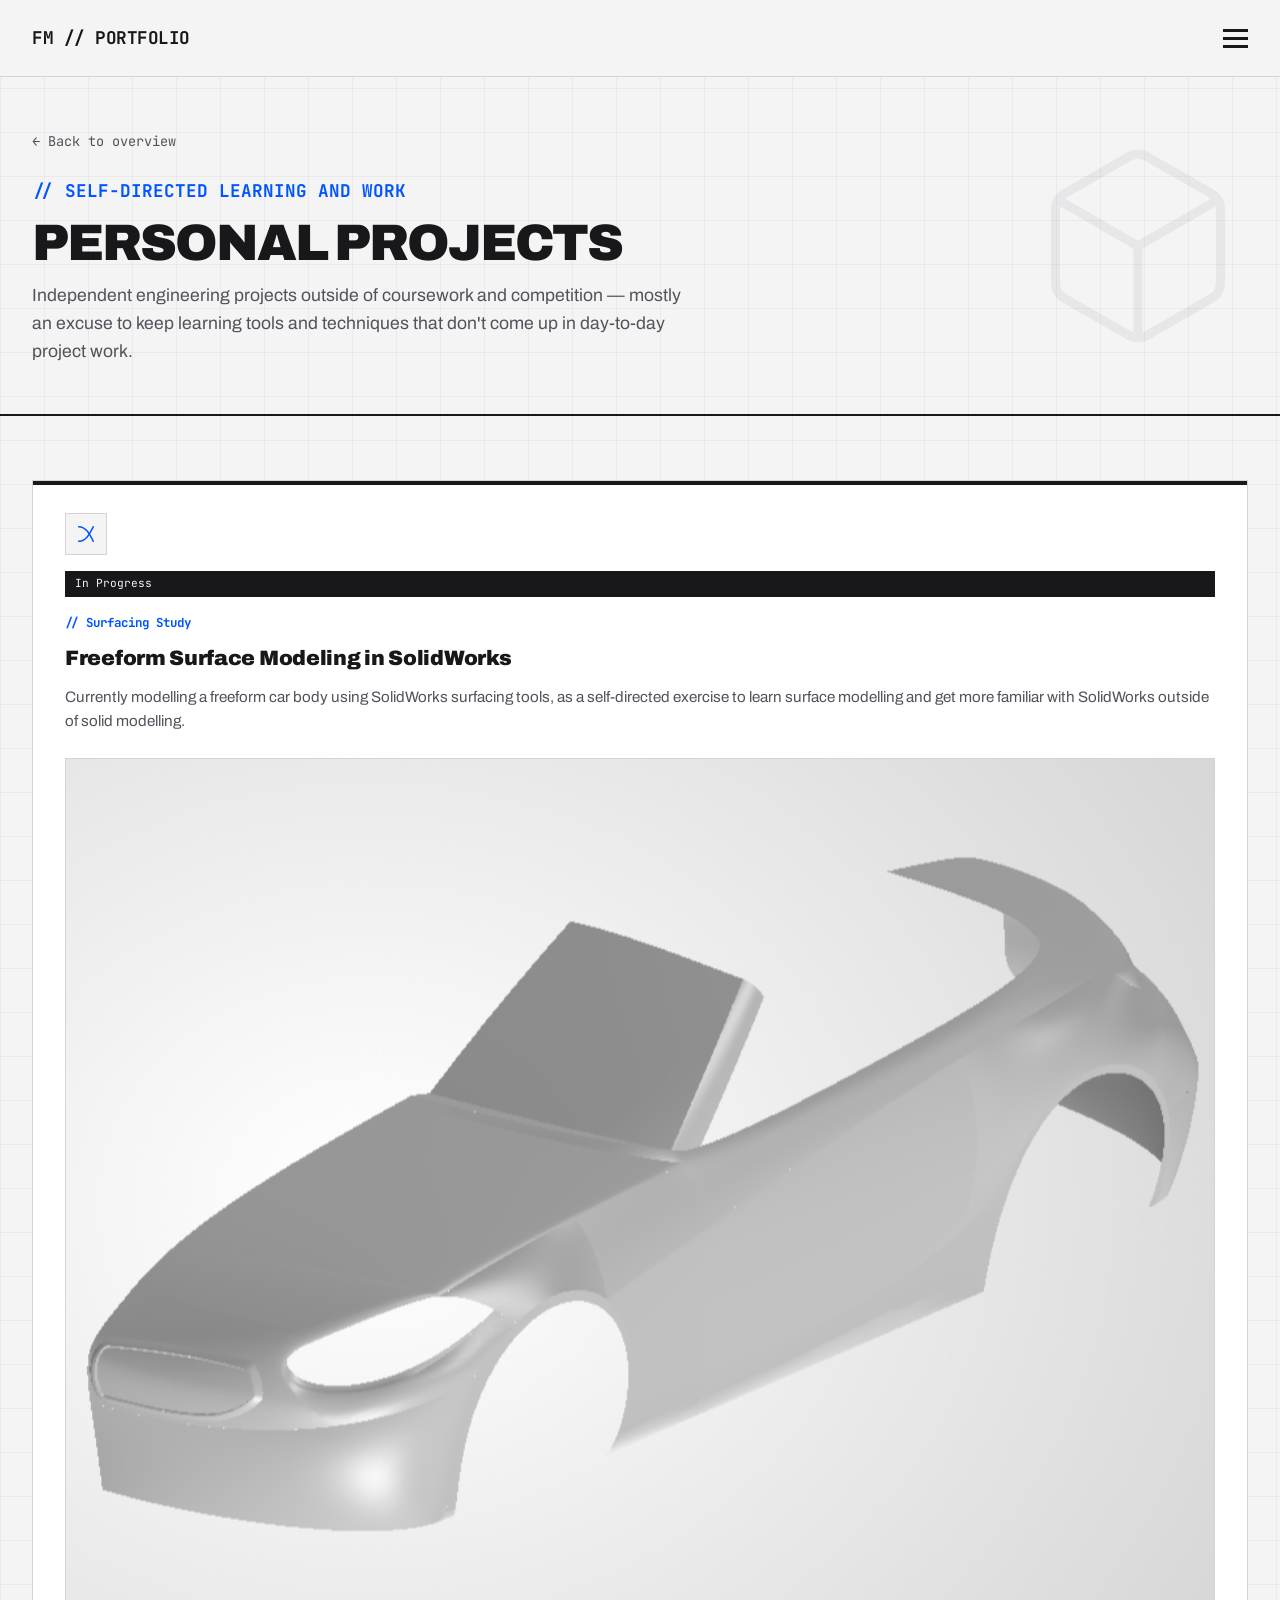
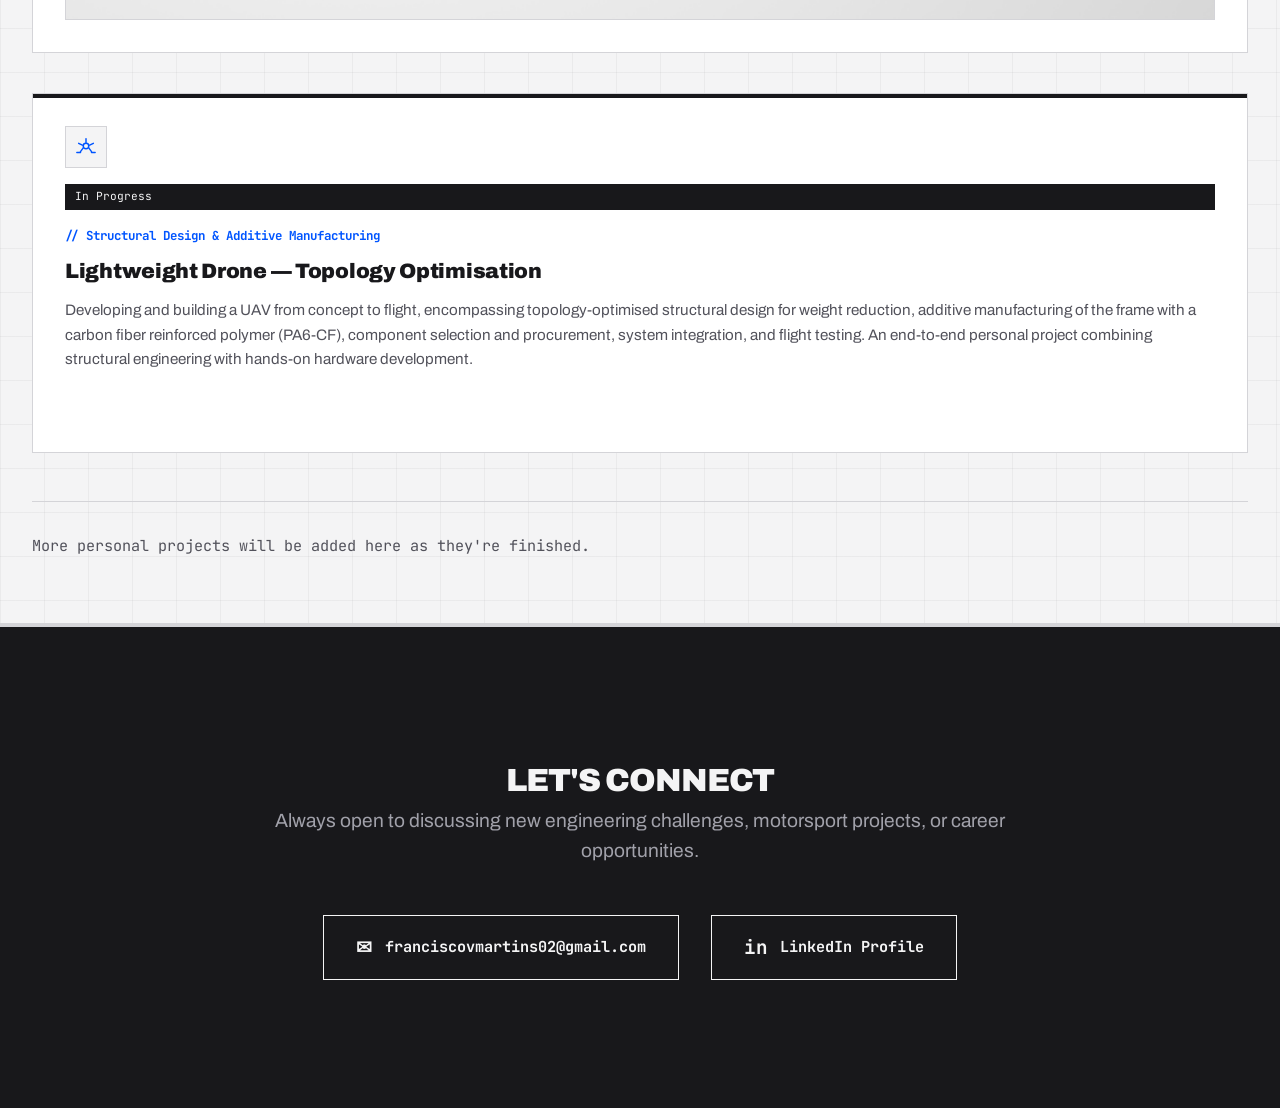
<file: personal.html>
<!DOCTYPE html>
<html lang="en">
<head>
    <meta charset="UTF-8">
    <meta name="viewport" content="width=device-width, initial-scale=1.0">
    <title>Personal Projects | Francisco Martins</title>
    <link href="https://fonts.googleapis.com/css2?family=Archivo:wght@400;700;900&family=JetBrains+Mono:wght@400;700&display=swap" rel="stylesheet">
    <link rel="stylesheet" href="style.css">
</head>
<body>

    <header class="site-header">
        <div class="header-inner">
            <a href="index.html" class="logo">FM // PORTFOLIO</a>
            <div class="nav-wrapper">
                <button class="hamburger" id="menu-toggle">
                    <span class="bar"></span>
                    <span class="bar"></span>
                    <span class="bar"></span>
                </button>
                <nav class="dropdown-menu" id="dropdown">
                    <ul class="nav-list">
                        <li><a href="index.html">Overview</a></li>
                        <li><a href="motostudent.html">MotoStudent</a></li>
                        <li><a href="academic.html">Academic Projects</a></li>
                        <li><a href="personal.html" class="current">Personal Projects</a></li>
                        <li><a href="#contact">Contact</a></li>
                    </ul>
                </nav>
            </div>
        </div>
    </header>

    <div class="page-hero">
        <div class="page-hero-watermark">
            <svg viewBox="0 0 24 24"><path d="M21 16V8a2 2 0 00-1-1.73l-7-4a2 2 0 00-2 0l-7 4A2 2 0 003 8v8a2 2 0 001 1.73l7 4a2 2 0 002 0l7-4A2 2 0 0021 16z"/><polyline points="3.27 6.96 12 12.01 20.73 6.96"/><line x1="12" y1="22.08" x2="12" y2="12"/></svg>
        </div>
        <a href="index.html" class="back-link">&larr; Back to overview</a>
        <h2 class="sub-headline">// SELF-DIRECTED LEARNING AND WORK</h2>
        <h1 class="headline">PERSONAL PROJECTS</h1>
        <p class="summary">
            Independent engineering projects outside of coursework and competition — mostly an excuse to keep learning tools and techniques that don't come up in day-to-day project work.
        </p>
    </div>

    <section id="projects" class="projects-section">

        <div class="card-grid stacked">
            <div class="project-card">
                <span class="icon-badge">
                    <svg viewBox="0 0 24 24"><path d="M4 20c8 0 12-8 16-16"/><path d="M4 4c8 0 12 8 16 16"/></svg>
                </span>
                <span class="status-tag">In Progress</span>
                <span class="card-eyebrow">Surfacing Study</span>
                <h3 class="card-title">Freeform Surface Modeling in SolidWorks</h3>
                <p class="card-desc">
                    Currently modelling a freeform car body using SolidWorks surfacing tools, as a self-directed exercise to learn surface modelling and get more familiar with SolidWorks outside of solid modelling.
                </p>
                <div class="card-progress-img">
                    <img src="car_modeling_progress.png" alt="Current progress of the freeform car body model" class="progress-img">
                </div>
            </div>

            <div class="project-card">
                <span class="icon-badge">
                    <svg viewBox="0 0 24 24"><path d="M12 3v4"/><path d="M4 8l4 2"/><path d="M20 8l-4 2"/><path d="M6 17l3-4"/><path d="M18 17l-3-4"/><circle cx="12" cy="11" r="3"/><path d="M2 18h4"/><path d="M18 18h4"/></svg>
                </span>
                <span class="status-tag">In Progress</span>
                <span class="card-eyebrow">Structural Design &amp; Additive Manufacturing</span>
                <h3 class="card-title">Lightweight Drone &mdash; Topology Optimisation</h3>
                <p class="card-desc">
                    Developing and building a UAV from concept to flight, encompassing topology-optimised structural design for weight reduction, additive manufacturing of the frame with a carbon fiber reinforced polymer (PA6-CF), component selection and procurement, system integration, and flight testing. An end-to-end personal project combining structural engineering with hands-on hardware development.
                </p>
            </div>
        </div>

        <p class="empty-note">More personal projects will be added here as they're finished.</p>

    </section>

    <section id="contact" class="contact-section">
        <div class="contact-inner">
            <h2 class="section-title">LET'S CONNECT</h2>
            <p class="contact-description">
                Always open to discussing new engineering challenges, motorsport projects, or career opportunities.
            </p>
            <div class="contact-buttons">
                <a href="mailto:franciscovmartins02@gmail.com" class="contact-btn">
                    <span class="btn-icon">✉</span> franciscovmartins02@gmail.com
                </a>
                <a href="https://linkedin.com/in/francisco-vale-martins" target="_blank" rel="noopener noreferrer" class="contact-btn">
                    <span class="btn-icon">in</span> LinkedIn Profile
                </a>
            </div>
        </div>
    </section>

    <script src="nav.js"></script>
</body>
</html>
</file>
<file: style.css>
:root {
    --bg-main: #F4F4F5; /* Industrial light grey */
    --text-main: #18181B;
    --text-muted: #52525B;
    --accent: #0055FF; /* Tech Blue -- the single accent */
    --border: #D4D4D8;
    
    --font-sans: 'Archivo', sans-serif;
    --font-mono: 'JetBrains Mono', monospace;
}

* { margin: 0; padding: 0; box-sizing: border-box; }
html { scroll-behavior: smooth; }

body {
    background-color: var(--bg-main);
    background-image:
        linear-gradient(to right, rgba(24,24,27,0.045) 1px, transparent 1px),
        linear-gradient(to bottom, rgba(24,24,27,0.045) 1px, transparent 1px);
    background-size: 44px 44px;
    color: var(--text-main);
    font-family: var(--font-sans);
    line-height: 1.6;
}

a { color: inherit; }

/* Header & Dropdown */
.site-header {
    position: fixed;
    width: 100%;
    top: 0; left: 0;
    background: rgba(244, 244, 245, 0.95);
    backdrop-filter: blur(8px);
    border-bottom: 1px solid var(--border);
    z-index: 1000;
}

.header-inner {
    max-width: 1400px;
    margin: 0 auto;
    padding: 1.5rem 2rem;
    display: flex;
    justify-content: space-between;
    align-items: center;
}

.logo {
    font-family: var(--font-mono);
    font-weight: 700;
    font-size: 1.1rem;
    letter-spacing: -0.5px;
    text-decoration: none;
    color: var(--text-main);
}

/* Hamburger Icon */
.hamburger {
    background: none;
    border: none;
    cursor: pointer;
    display: flex;
    flex-direction: column;
    gap: 5px;
    z-index: 1001;
}

.bar {
    width: 25px;
    height: 3px;
    background-color: var(--text-main);
    transition: 0.3s ease;
}

.hamburger.active .bar:nth-child(1) { transform: translateY(8px) rotate(45deg); }
.hamburger.active .bar:nth-child(2) { opacity: 0; }
.hamburger.active .bar:nth-child(3) { transform: translateY(-8px) rotate(-45deg); }

/* Dropdown Menu */
.dropdown-menu {
    position: absolute;
    top: 100%;
    right: 2rem;
    background: #FFFFFF;
    border: 1px solid var(--border);
    border-top: none;
    width: 250px;
    box-shadow: 0 10px 30px rgba(0,0,0,0.1);
    opacity: 0;
    visibility: hidden;
    transform: translateY(-10px);
    transition: all 0.3s cubic-bezier(0.16, 1, 0.3, 1);
}

.dropdown-menu.open {
    opacity: 1;
    visibility: visible;
    transform: translateY(0);
}

.nav-list { list-style: none; }
.nav-list li { border-bottom: 1px solid var(--border); }
.nav-list li:last-child { border-bottom: none; }
.nav-list a {
    display: block;
    padding: 1.2rem 1.5rem;
    text-decoration: none;
    color: var(--text-main);
    font-family: var(--font-mono);
    font-size: 0.9rem;
    transition: background 0.2s, color 0.2s;
}
.nav-list a:hover {
    background: var(--text-main);
    color: var(--bg-main);
}
.nav-list a.current {
    color: var(--accent);
}

/* Hero Section (homepage) */
.hero-section {
    max-width: 1400px;
    margin: 8rem auto 4rem;
    padding: 0 2rem;
}

.hero-grid {
    display: grid;
    grid-template-columns: 1fr 1fr;
    gap: 4rem;
    align-items: center;
}

.headline {
    font-size: 4.5rem;
    font-weight: 900;
    line-height: 1;
    text-transform: uppercase;
    letter-spacing: -2px;
    margin-bottom: 1rem;
}

.sub-headline {
    font-family: var(--font-mono);
    color: var(--accent);
    font-size: 1.1rem;
    margin-bottom: 2rem;
}

.summary {
    font-size: 1.2rem;
    color: var(--text-muted);
    max-width: 90%;
    margin-bottom: 3rem;
}

.hero-metrics {
    display: flex;
    gap: 3rem;
    border-top: 2px solid var(--text-main);
    margin-top: 2.5rem;
    padding-top: 1.5rem;
}

.metric-number {
    display: block;
    font-size: 2.5rem;
    font-weight: 900;
    line-height: 1;
}

.metric-label {
    font-family: var(--font-mono);
    font-size: 0.8rem;
    color: var(--text-muted);
    text-transform: uppercase;
}

/* Simple page header (used on sub-pages instead of the big hero) */
.page-hero {
    position: relative;
    max-width: 1400px;
    margin: 8rem auto 0;
    padding: 0 2rem 3rem;
    border-bottom: 2px solid var(--text-main);
}

.page-hero .sub-headline {
    margin-bottom: 0.8rem;
}

.page-hero .back-link {
    display: inline-block;
    font-family: var(--font-mono);
    font-size: 0.85rem;
    color: var(--text-muted);
    text-decoration: none;
    margin-bottom: 1.5rem;
}
.page-hero .back-link:hover { color: var(--accent); }

.page-hero .headline {
    font-size: 3.2rem;
    margin-bottom: 0.8rem;
}

.page-hero .summary {
    max-width: 65ch;
    margin-bottom: 0;
    font-size: 1.1rem;
}

.page-hero-top {
    display: grid;
    grid-template-columns: 1.2fr 1fr;
    gap: 3rem;
    align-items: center;
}

.page-hero-visual {
    display: flex;
    justify-content: flex-end;
}

.page-hero-img-wrap {
    position: relative;
    display: block;
    width: 100%;
    max-width: 480px;
}

.page-hero-img {
    display: block;
    width: 100%;
    aspect-ratio: 4 / 3;
    object-fit: cover;
    border: 3px solid var(--border);
    box-shadow: 0 15px 35px rgba(0,0,0,0.1);
}

/* Projects Section */
.projects-section {
    max-width: 1400px;
    margin: 0 auto;
    padding: 4rem 2rem;
}

.section-header {
    position: relative;
    border-bottom: 2px solid var(--text-main);
    margin-bottom: 4rem;
    padding-bottom: 1rem;
}

.section-title {
    font-size: 2rem;
    font-weight: 900;
    letter-spacing: -1px;
}

/* Complex Project Layout (deep-dive case studies) */
.project-showcase {
    display: grid;
    grid-template-columns: 1fr 1.3fr;
    gap: 4rem;
    margin-bottom: 10rem;
    align-items: center;
}

.project-showcase.reverse {
    grid-template-columns: 1.3fr 1fr;
}
.project-showcase.reverse .project-content {
    order: 2;
}

.project-header {
    margin-bottom: 2rem;
}

.project-number {
    font-family: var(--font-mono);
    font-size: 3rem;
    font-weight: 900;
    color: var(--accent);
    line-height: 1;
    display: block;
    margin-bottom: 0.5rem;
}

.project-title {
    font-size: 2.5rem;
    font-weight: 900;
    line-height: 1.1;
    letter-spacing: -1px;
}

.project-description {
    font-size: 1.1rem;
    color: var(--text-muted);
    margin-bottom: 3rem;
}

/* Technical Specs Table */
.tech-specs {
    border-top: 1px solid var(--border);
}

.spec-row {
    display: flex;
    justify-content: space-between;
    padding: 1rem 0;
    border-bottom: 1px solid var(--border);
    font-family: var(--font-mono);
    font-size: 0.9rem;
}

.spec-label {
    color: var(--text-muted);
}

.spec-value {
    font-weight: 700;
    text-align: right;
}

/* Image Gallery (Overlapping pair, sized by real aspect ratio) */
.project-gallery {
    position: relative;
    width: 100%;
}

.gallery-main {
    position: relative;
    width: 85%;
    aspect-ratio: 4 / 3;
    background: #E4E4E7;
    border: 1px solid var(--border);
    overflow: hidden;
}

.gallery-sub {
    position: absolute;
    right: 0;
    bottom: -6%;
    width: 60%;
    aspect-ratio: 16 / 9;
    background: #D4D4D8;
    border: 1px solid #A1A1AA;
    z-index: 2;
    overflow: hidden;
}

.gallery-img {
    position: absolute;
    inset: 0;
    width: 100%;
    height: 100%;
    object-fit: cover;
}

.gallery-caption {
    position: absolute;
    left: 0; right: 0; bottom: 0;
    display: block;
    background: var(--text-main);
    color: var(--bg-main);
    font-family: var(--font-mono);
    font-size: 0.78rem;
    letter-spacing: 0.3px;
    padding: 0.8rem 1.1rem;
    z-index: 2;
}

.project-content, .project-gallery {
    min-width: 0;
}

/* Hub cards (homepage -> section pages) */
.hub-grid {
    display: grid;
    grid-template-columns: repeat(3, 1fr);
    gap: 2rem;
}

.hub-card {
    background: #FFFFFF;
    border: 1px solid var(--border);
    padding: 2.5rem 2rem;
    text-decoration: none;
    color: var(--text-main);
    position: relative;
    display: block;
    transition: transform 0.2s ease, border-color 0.2s ease;
}

.hub-card::before {
    content: '';
    position: absolute;
    top: 0; left: 0;
    width: 100%; height: 4px;
    background: var(--text-main);
    transition: background 0.2s ease;
}

.hub-card:hover {
    transform: translateY(-5px);
    border-color: var(--text-main);
}
.hub-card:hover::before { background: var(--accent); }

/* Icon badges (used on hub cards, skill cards, project cards) */
.icon-badge {
    width: 42px;
    height: 42px;
    display: flex;
    align-items: center;
    justify-content: center;
    border: 1px solid var(--border);
    background: var(--bg-main);
    color: var(--accent);
    margin-bottom: 1rem;
    flex-shrink: 0;
}
.icon-badge svg {
    width: 22px;
    height: 22px;
    stroke: currentColor;
    fill: none;
    stroke-width: 1.6;
    stroke-linecap: round;
    stroke-linejoin: round;
}

/* Large faint watermark icon for otherwise-empty page-hero areas */
.page-hero-watermark {
    position: absolute;
    top: 0.5rem;
    right: 2rem;
    width: 220px;
    height: 220px;
    color: var(--text-main);
    opacity: 0.05;
    pointer-events: none;
}
.page-hero-watermark svg { width: 100%; height: 100%; stroke: currentColor; fill: none; stroke-width: 1; }
@media (max-width: 1000px) { .page-hero-watermark { display: none; } }

.hub-card-eyebrow {
    font-family: var(--font-mono);
    font-size: 0.8rem;
    color: var(--accent);
    font-weight: 700;
    margin-bottom: 1rem;
    display: block;
}
.hub-card-eyebrow::before { content: '// '; }

.hub-card-title {
    font-size: 1.6rem;
    font-weight: 900;
    letter-spacing: -0.5px;
    margin-bottom: 0.8rem;
}

.hub-card-desc {
    color: var(--text-muted);
    font-size: 0.98rem;
    margin-bottom: 1.5rem;
}

.hub-card-arrow {
    font-family: var(--font-mono);
    font-size: 0.9rem;
    font-weight: 700;
}

/* Compact project cards (Academic / Personal grid pages) */
.card-grid {
    display: grid;
    grid-template-columns: repeat(auto-fit, minmax(340px, 1fr));
    gap: 2.5rem;
    align-items: start;
}

.card-grid.stacked {
    grid-template-columns: 1fr;
}

.project-card {
    background: #FFFFFF;
    border: 1px solid var(--border);
    padding: 2rem;
    position: relative;
    display: flex;
    flex-direction: column;
    min-height: 360px;
    transition: transform 0.2s ease, box-shadow 0.2s ease;
}
.project-card::before {
    content: '';
    position: absolute;
    top: 0; left: 0;
    width: 100%; height: 4px;
    background: var(--text-main);
}
.project-card:hover {
    transform: translateY(-4px);
    box-shadow: 0 10px 30px rgba(0,0,0,0.08);
}

.card-eyebrow {
    font-family: var(--font-mono);
    font-size: 0.78rem;
    color: var(--accent);
    font-weight: 700;
    display: block;
    margin-bottom: 0.8rem;
}
.card-eyebrow::before { content: '// '; }

.card-title {
    font-size: 1.3rem;
    font-weight: 900;
    letter-spacing: -0.3px;
    margin-bottom: 0.9rem;
    line-height: 1.2;
}

.card-desc {
    color: var(--text-muted);
    font-size: 0.95rem;
    margin-bottom: 1.5rem;
}

/* Single progress photo on a project card (e.g. personal project in-progress shot) */
.card-progress-img {
    width: 100%;
    aspect-ratio: 4 / 3;
    overflow: hidden;
    border: 1px solid var(--border);
}

.progress-img {
    display: block;
    width: 100%;
    height: 100%;
    object-fit: cover;
}

.card-tags {
    display: flex;
    flex-wrap: wrap;
    gap: 0.5rem;
}

.card-tag {
    font-family: var(--font-mono);
    font-size: 0.72rem;
    color: var(--text-muted);
    border: 1px solid var(--border);
    padding: 0.3rem 0.6rem;
    transition: border-color 0.2s ease, color 0.2s ease;
}
.project-card:hover .card-tag {
    border-color: var(--accent);
    color: var(--text-main);
}

/* Short intro text + expand/collapse for accordion-style project cards */
.card-desc-short {
    color: var(--text-muted);
    font-size: 0.95rem;
    margin-bottom: 1.2rem;
}

.card-toggle {
    display: inline-flex;
    align-items: center;
    gap: 0.4rem;
    background: none;
    border: none;
    cursor: pointer;
    font-family: var(--font-mono);
    font-size: 0.8rem;
    font-weight: 700;
    color: var(--accent);
    padding: 0;
    margin-top: auto;
    padding-top: 1rem;
}
.card-toggle .toggle-icon {
    display: inline-block;
    transition: transform 0.2s ease;
    font-size: 0.9rem;
}
.project-card.is-open .card-toggle .toggle-icon {
    transform: rotate(180deg);
}

.card-details {
    margin-top: 1.2rem;
    padding-top: 1.2rem;
    border-top: 1px dashed var(--border);
}
.card-details[hidden] { display: none; }

.card-detail-images {
    display: grid;
    grid-template-columns: 1fr 1fr;
    gap: 1rem;
    margin-bottom: 1.2rem;
}
.detail-img {
    position: relative;
    aspect-ratio: 4 / 3;
    background: #E4E4E7;
    border: 1px solid var(--border);
    display: flex;
    align-items: flex-end;
    overflow: hidden;
}
.detail-caption {
    display: block;
    width: 100%;
    background: var(--text-main);
    color: var(--bg-main);
    font-family: var(--font-mono);
    font-size: 0.7rem;
    letter-spacing: 0.2px;
    padding: 0.5rem 0.7rem;
}
@media (max-width: 600px) {
    .card-detail-images { grid-template-columns: 1fr; }
}

.status-tag {
    font-family: var(--font-mono);
    font-size: 0.7rem;
    background: var(--text-main);
    color: var(--bg-main);
    padding: 0.25rem 0.6rem;
    display: inline-block;
    margin-bottom: 1rem;
}

/* Featured card (e.g. thesis at top of Academic page) */
.featured-card {
    background: #FFFFFF;
    border: 1px solid var(--border);
    padding: 3rem;
    margin-bottom: 4rem;
    display: grid;
    grid-template-columns: 1.1fr 0.9fr;
    gap: 3rem;
    align-items: start;
    position: relative;
}
.featured-card::before {
    content: '';
    position: absolute;
    top: 0; left: 0;
    width: 100%; height: 4px;
    background: var(--accent);
}

.empty-note {
    font-family: var(--font-mono);
    font-size: 0.95rem;
    color: var(--text-muted);
    border-top: 1px solid var(--border);
    margin-top: 3rem;
    padding-top: 2rem;
}

/* Technical Toolkit Section */
.skills-section {
    max-width: 1400px;
    margin: 0 auto;
    padding: 0 2rem 8rem;
}

.skills-grid {
    display: grid;
    grid-template-columns: repeat(auto-fit, minmax(250px, 1fr));
    gap: 3rem;
}

.skill-category {
    background: #FFFFFF;
    border: 1px solid var(--border);
    padding: 2rem;
    position: relative;
    transition: transform 0.2s ease, box-shadow 0.2s ease;
}

.skill-category:hover {
    transform: translateY(-5px);
    box-shadow: 0 10px 30px rgba(0,0,0,0.08);
}

.skill-category::before {
    content: '';
    position: absolute;
    top: 0; left: 0;
    width: 100%; height: 4px;
    background: var(--text-main);
    transition: background 0.2s ease;
}
.skill-category:hover::before { background: var(--accent); }

.skill-title {
    font-size: 1.2rem;
    font-weight: 900;
    margin-bottom: 1.5rem;
    text-transform: uppercase;
    letter-spacing: -0.5px;
}

.skill-list {
    list-style: none;
    font-family: var(--font-mono);
    font-size: 0.95rem;
    color: var(--text-muted);
}

.skill-list li {
    padding: 0.8rem 0;
    border-bottom: 1px dashed var(--border);
    display: flex;
    justify-content: space-between;
    align-items: center;
}

.skill-list li:last-child { 
    border-bottom: none; 
}

.cert-tag {
    font-size: 0.7rem;
    background: var(--text-main);
    color: #fff;
    padding: 0.2rem 0.5rem;
    border-radius: 2px;
    font-weight: bold;
    letter-spacing: 0.5px;
}

/* Hero Image (single framed photo, links through to MotoStudent) */
.hero-visual {
    display: flex;
    justify-content: flex-end;
    align-items: center;
}

.hero-image-group {
    position: relative;
    width: 100%;
    max-width: 480px;
    display: block;
}

.hero-img-main {
    display: block;
    width: 100%;
    aspect-ratio: 1 / 1;
    object-fit: cover;
    border: 3px solid var(--border);
    box-shadow: 0 15px 35px rgba(0,0,0,0.1);
}

@media (max-width: 1000px) {
    .hero-image-group {
        max-width: 100%;
    }
}

/* Contact & Footer Section */
.contact-section {
    background-color: var(--text-main);
    color: var(--bg-main);
    padding: 8rem 2rem;
    text-align: center;
    border-top: 4px solid var(--border);
}

.contact-inner {
    max-width: 800px;
    margin: 0 auto;
}

.contact-section .section-title {
    color: var(--bg-main);
    border-bottom-color: var(--bg-main);
    display: inline-block;
}

.contact-description {
    font-size: 1.2rem;
    color: #A1A1AA;
    margin-bottom: 3rem;
}

.contact-buttons {
    display: flex;
    justify-content: center;
    gap: 2rem;
    flex-wrap: wrap;
}

.contact-btn {
    display: flex;
    align-items: center;
    gap: 0.8rem;
    padding: 1rem 2rem;
    background: transparent;
    color: var(--bg-main);
    border: 1px solid var(--bg-main);
    font-family: var(--font-mono);
    font-weight: 700;
    font-size: 0.95rem;
    text-decoration: none;
    transition: all 0.3s ease;
}

.contact-btn:hover {
    background: var(--bg-main);
    color: var(--text-main);
    transform: translateY(-3px);
}

.btn-icon {
    font-size: 1.2rem;
}

/* Responsive */
@media (max-width: 1000px) {
    .hero-grid, .project-showcase, .project-showcase.reverse {
        grid-template-columns: 1fr;
        gap: 2rem;
    }
    .project-showcase.reverse .project-content { order: unset; }
    .headline { font-size: 3.5rem; }
    .hub-grid { grid-template-columns: 1fr; }
    .featured-card { grid-template-columns: 1fr; }
    .page-hero .headline { font-size: 2.4rem; }
    .page-hero-top { grid-template-columns: 1fr; gap: 2rem; }
    .page-hero-visual { justify-content: flex-start; }
}
</file>
